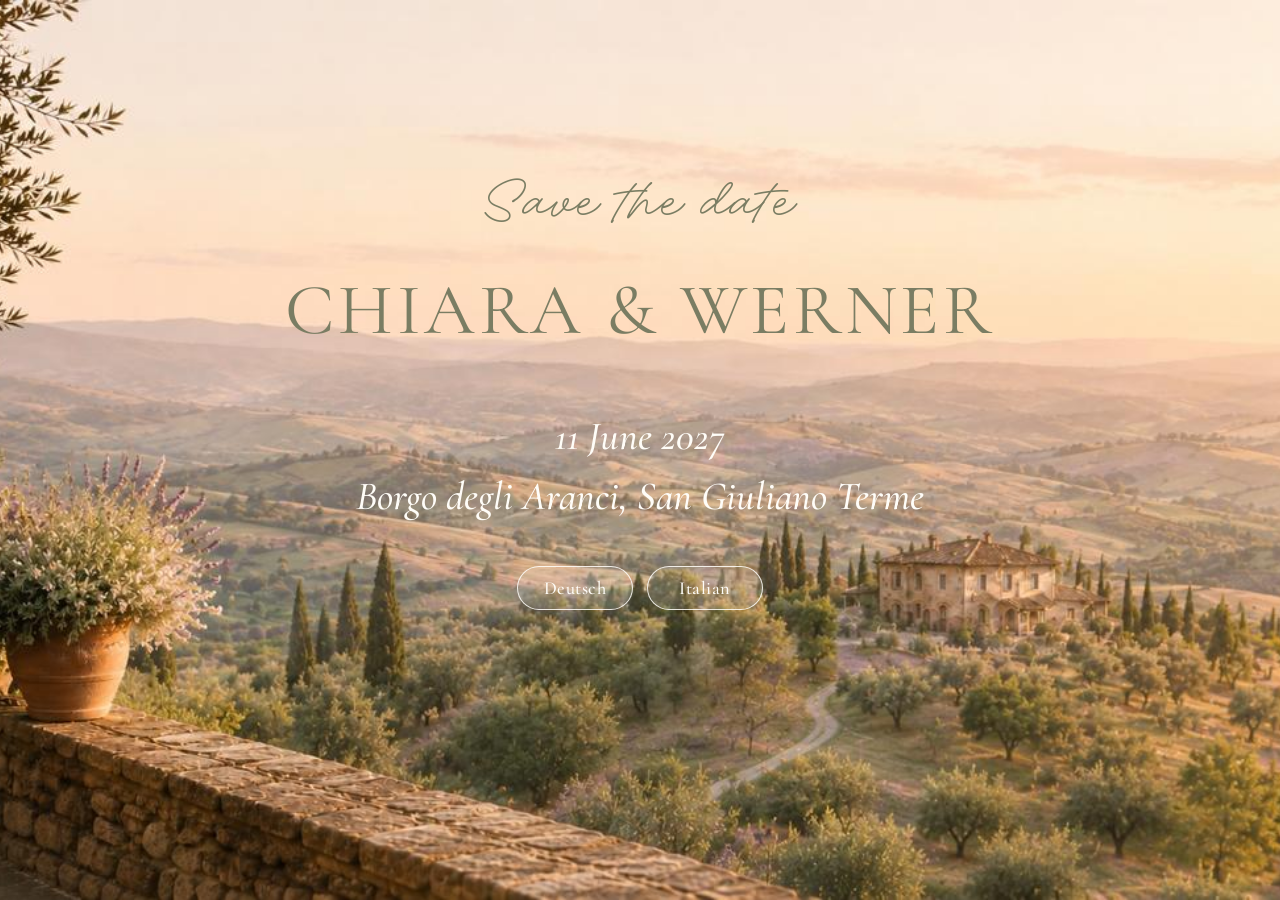
<file: index.html>
<!doctype html>
<html lang="en">
  <head>
    <meta charset="utf-8">
    <meta name="viewport" content="width=device-width, initial-scale=1">
    <meta name="description" content="Save the date for the wedding of Chiara and Werner on 11 June 2027 in Tuscany.">
    <title>Chiara &amp; Werner &mdash; Save the date</title>

    <link rel="preconnect" href="https://fonts.googleapis.com">
    <link rel="preconnect" href="https://fonts.gstatic.com" crossorigin>
    <link href="https://fonts.googleapis.com/css2?family=Cormorant+Garamond:ital,wght@0,300..700;1,300..700&amp;display=swap" rel="stylesheet">
    <link rel="preload" href="assets/fonts/AdventuresUnlimited-ScriptRg.woff2" as="font" type="font/woff2" crossorigin>
    <link rel="stylesheet" href="assets/css/styles.css">
    <script src="assets/js/date-localization.js" defer></script>
  </head>
  <body class="landing-page">
    <main class="hero">
      <section class="event-card" aria-labelledby="couple-names">
        <p class="save-the-date">Save the date</p>
        <h1 class="names" id="couple-names">Chiara <span aria-hidden="true">&amp;</span><span class="visually-hidden">and</span> Werner</h1>
        <div class="separator" aria-hidden="true"></div>
        <p class="date"><time id="wedding-date" datetime="2027-06-11">11 June 2027</time></p>
        <address class="location">Borgo degli Aranci, San Giuliano Terme</address>

        <nav class="language-selection" aria-label="Choose a language">
          <a class="language-link" href="de/index.html" lang="de" hreflang="de">Deutsch</a>
          <a class="language-link" href="it/index.html" lang="it" hreflang="it">Italian</a>
        </nav>
      </section>
    </main>
  </body>
</html>
</file>
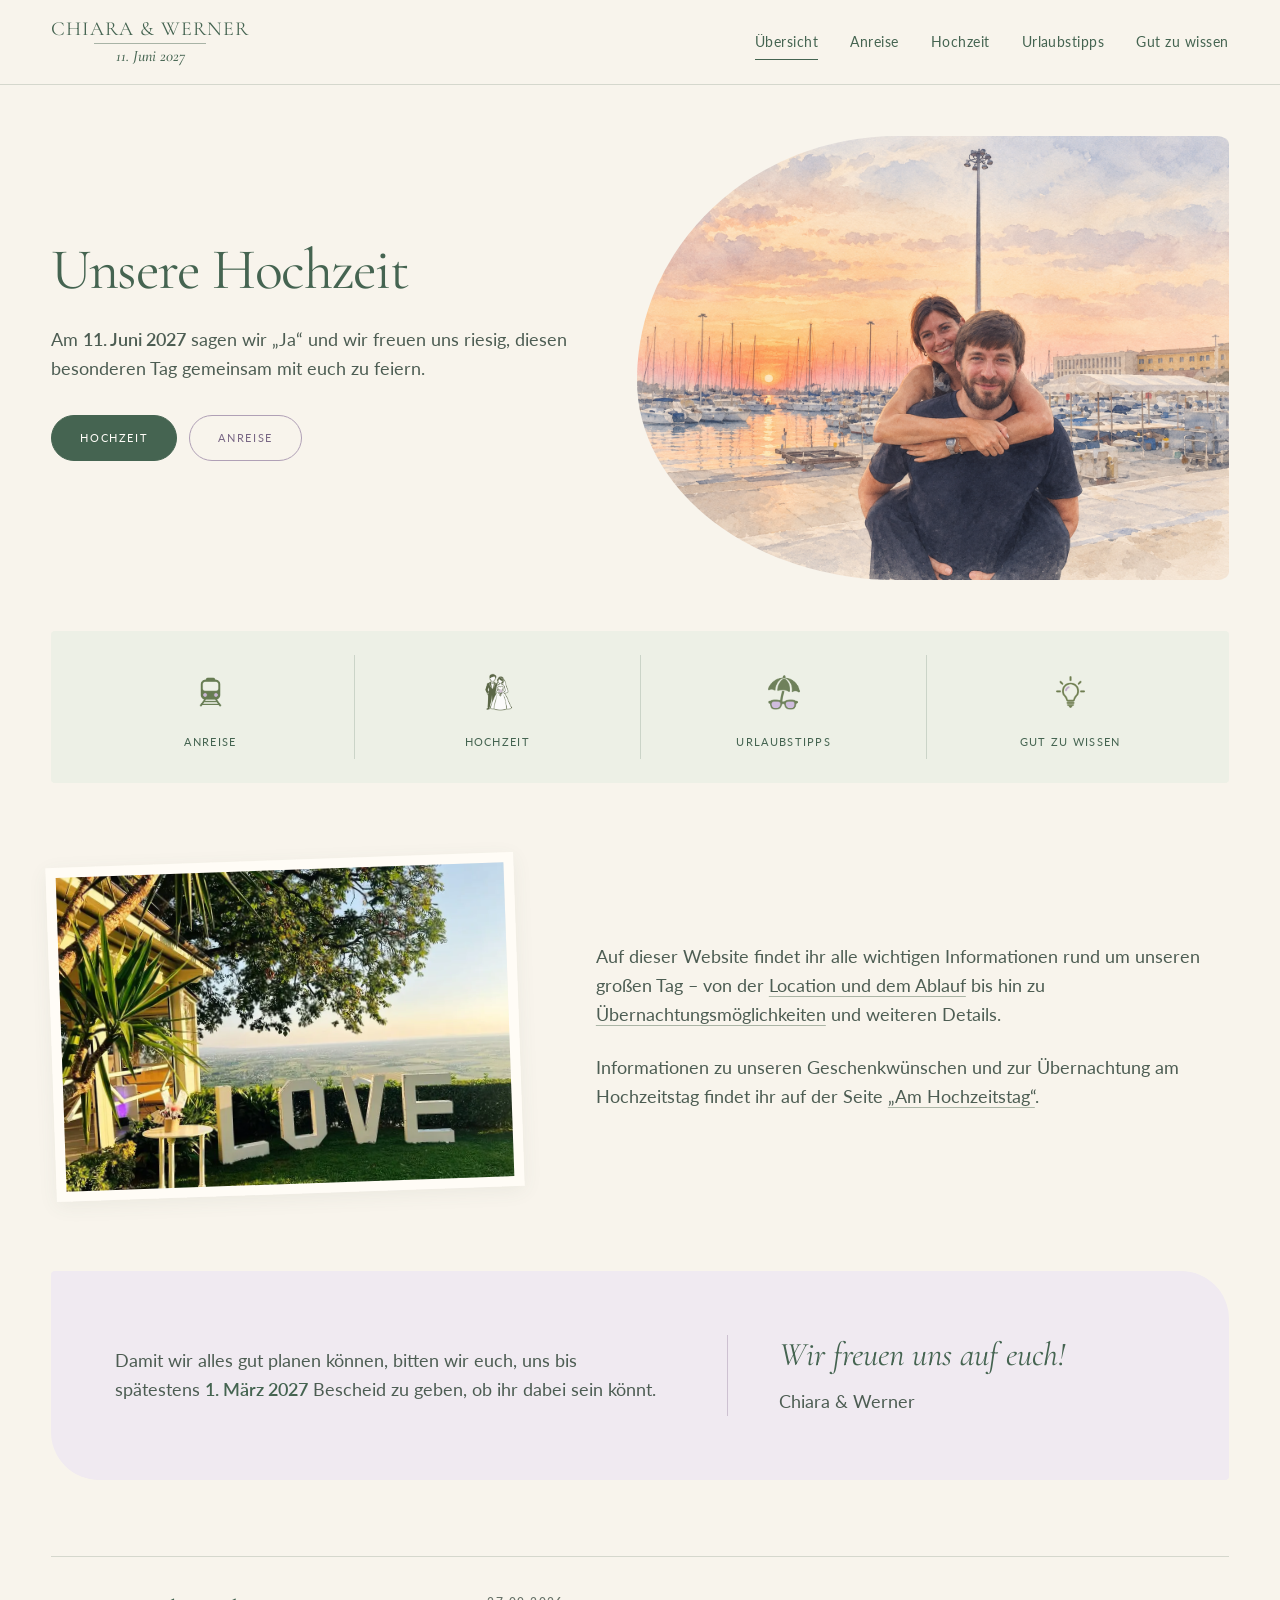
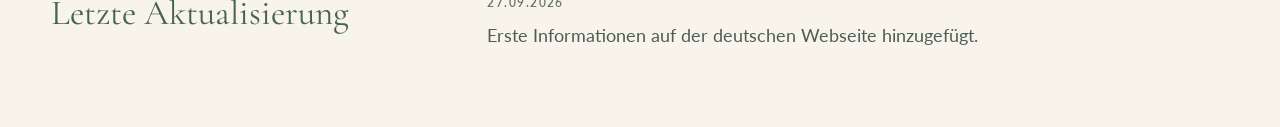
<file: de/index.html>
<!doctype html>
<html lang="de" class="information-document">

<head>
  <meta charset="utf-8">
  <meta name="viewport" content="width=device-width, initial-scale=1">
  <meta name="description" content="Informationen zur Hochzeit von Chiara und Werner am 11. Juni 2027 in der Toskana.">
  <title>Übersicht | Chiara &amp; Werner</title>

  <link rel="preconnect" href="https://fonts.googleapis.com">
  <link rel="preconnect" href="https://fonts.gstatic.com" crossorigin>
  <link
  href="https://fonts.googleapis.com/css2?family=Cormorant+Garamond:ital,wght@0,300..700;1,300..700&amp;family=Lato:wght@400;600&amp;display=swap"
  rel="stylesheet">
  <link rel="stylesheet" href="../assets/css/styles.css">
  <link rel="stylesheet" href="../assets/css/information.css">
  <script src="../assets/js/includes.js" defer></script>
</head>

<body class="information-page">
  <a class="skip-link" href="#main-content">Zum Inhalt springen</a>

  <header class="site-header" data-include="includes/header.html">
    <div class="site-header__inner">
      <div class="mobile-event-details">
        <p class="event-names">Chiara &amp; Werner</p>
        <span class="event-separator" aria-hidden="true"></span>
        <p class="event-date"><time datetime="2027-06-11">11. Juni 2027</time></p>
      </div>
      <nav class="site-nav" aria-label="Hochzeitsinformationen">
        <ul>
          <li><a href="index.html" aria-current="page">Übersicht</a></li>
          <li><a href="anreise.html">Anreise</a></li>
          <li><a href="hochzeit.html">Hochzeit</a></li>
          <li><a href="urlaub.html">Urlaubstipps</a></li>
          <li><a href="wissen.html">Gut zu wissen</a></li>
        </ul>
      </nav>
      <details class="nav-disclosure">
        <summary class="nav-menu-toggle">
          <span class="nav-menu-icon" aria-hidden="true"></span>
          <span class="visually-hidden">Menü</span>
        </summary>
        <nav class="nav-menu__panel" aria-label="Alle Hochzeitsinformationen">
          <ul>
            <li><a href="index.html" aria-current="page">Übersicht</a></li>
            <li><a href="anreise.html">Anreise</a></li>
            <li><a href="hochzeit.html">Hochzeit</a></li>
            <li><a href="urlaub.html">Urlaubstipps</a></li>
            <li><a href="wissen.html">Gut zu wissen</a></li>
          </ul>
        </nav>
      </details>
    </div>
  </header>

  <main id="main-content">
    <header class="page-heading">
      <div class="page-heading__copy">
        <h1 class="page-title">Unsere Hochzeit</h1>
        <p>Am <strong>11. Juni 2027</strong> sagen wir „Ja“ und wir freuen uns riesig, diesen besonderen Tag gemeinsam mit euch zu feiern.</p>
        <div class="hero-actions">
          <a class="button" href="hochzeit.html">Hochzeit</a>
          <a class="button button--secondary" href="anreise.html">Anreise</a>
        </div>
      </div>
      <div class="page-heading__visual">
        <img src="../assets/images/cuw3.png" alt="" width="1717" height="916" fetchpriority="high">
      </div>
    </header>

    <nav class="section-nav section-nav--four" style="--nav-columns: 4" aria-label="Hochzeit und Aufenthalt">
      <ul>
        <li><a href="anreise.html"><img src="../assets/images/train_icon.png" alt="" aria-hidden="true" class="info-icon" width="44" height="44" decoding="async"><span>Anreise</span></a></li>
        <li><a href="hochzeit.html"><img src="../assets/images/couple_icon.png" alt="" aria-hidden="true" class="info-icon" width="44" height="44" decoding="async"><span>Hochzeit</span></a></li>
        <li><a href="urlaub.html"><img src="../assets/images/vacation_icon.png" alt="" aria-hidden="true" class="info-icon" width="44" height="44" decoding="async"></imgsrc> <span>Urlaubstipps</span></a></li>
        <li><a href="wissen.html"><img src="../assets/images/builb_icon.png" alt="" aria-hidden="true" class="info-icon" width="44" height="44" decoding="async"><span>Gut zu wissen</span></a></li>
      </ul>
    </nav>
    <div class="content-shell">
      <div class="welcome-section">
        <div class="welcome-section__photo">
          <img src="../assets/images/borgo-love.webp" alt="" width="1717" height="916" loading="lazy" decoding="async">
        </div>
        <div class="welcome-section__copy">
          <p>Auf dieser Website findet ihr alle wichtigen Informationen rund um unseren großen Tag – von der
            <a class="text-link" href="hochzeit.html#timeline-heading">Location und dem Ablauf</a> bis hin zu <a class="text-link" href="hochzeit.html#uebernachtung-heading">Übernachtungsmöglichkeiten</a> und weiteren Details.</p>
          <p>Informationen zu unseren Geschenkwünschen und zur Übernachtung am Hochzeitstag findet ihr auf der Seite <a class="text-link" href="hochzeit.html">„Am Hochzeitstag“</a>.</p>
        </div>
      </div>
      <aside class="rsvp-banner" aria-label="Rückmeldung zur Hochzeit">
        <div class="rsvp-banner__deadline">
          <p>Damit wir alles gut planen können, bitten wir euch, uns bis spätestens <strong>1. März 2027</strong> Bescheid zu geben, ob ihr dabei sein könnt.</p>
        </div>
        <div class="rsvp-banner__closing">
          <p>Wir freuen uns auf euch!</p>
          <p><strong>Chiara & Werner</strong></p>
        </div>
      </aside>
      <section class="content-section editorial-section update-section">
        <div class="section-heading">
          <h2 id="letzte-aktualisierung">Letzte Aktualisierung</h2>
        </div>
        <div class="section-body">
          <ul class="content-list">
            <li><strong>27.09.2026</strong> Erste Informationen auf der deutschen Webseite hinzugefügt.</li>
          </ul>
        </div>
      </section>
    </div>
  </main>

</body>

</html>
</file>
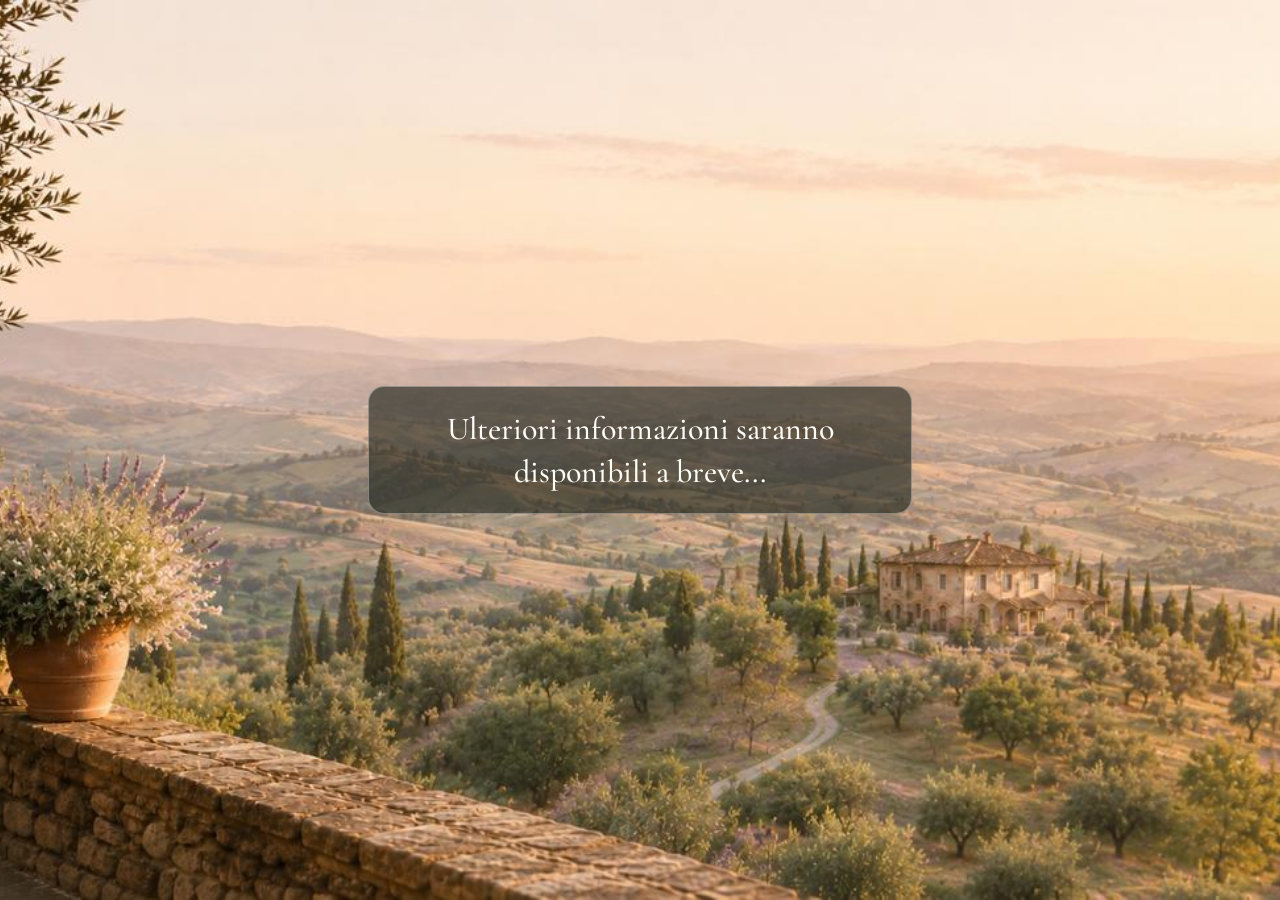
<file: it/index.html>
<!doctype html>
<html lang="it">
  <head>
    <meta charset="utf-8">
    <meta name="viewport" content="width=device-width, initial-scale=1">
    <meta name="description" content="Informazioni sul matrimonio di Chiara e Werner, l'11 giugno 2027 in Toscana.">
    <title>Chiara &amp; Werner &mdash; Matrimonio</title>

    <link rel="preconnect" href="https://fonts.googleapis.com">
    <link rel="preconnect" href="https://fonts.gstatic.com" crossorigin>
    <link href="https://fonts.googleapis.com/css2?family=Cormorant+Garamond:ital,wght@0,300..700;1,300..700&amp;display=swap" rel="stylesheet">
    <link rel="stylesheet" href="../assets/css/styles.css">
  </head>
  <body class="placeholder-page">
    <main class="hero">
      <h1 class="coming-soon">Ulteriori informazioni saranno disponibili a breve...</h1>
    </main>
  </body>
</html>
</file>
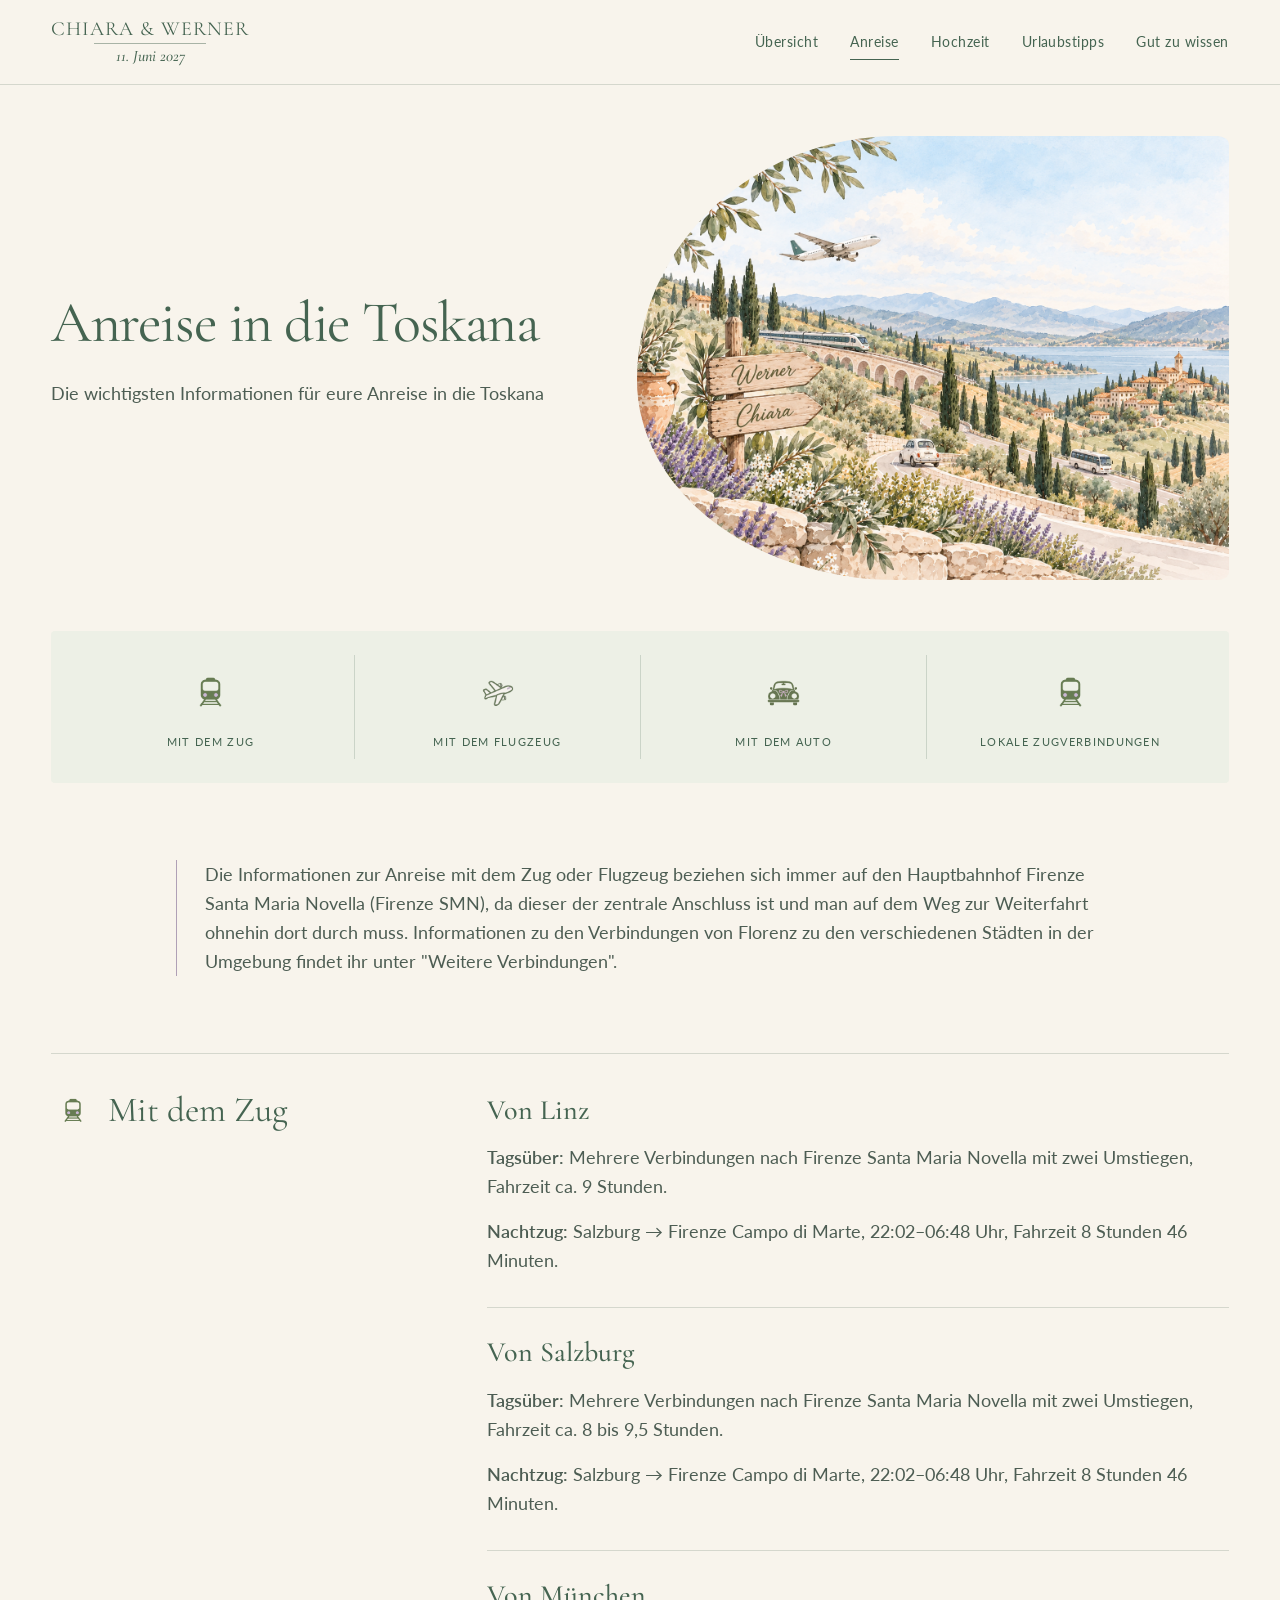
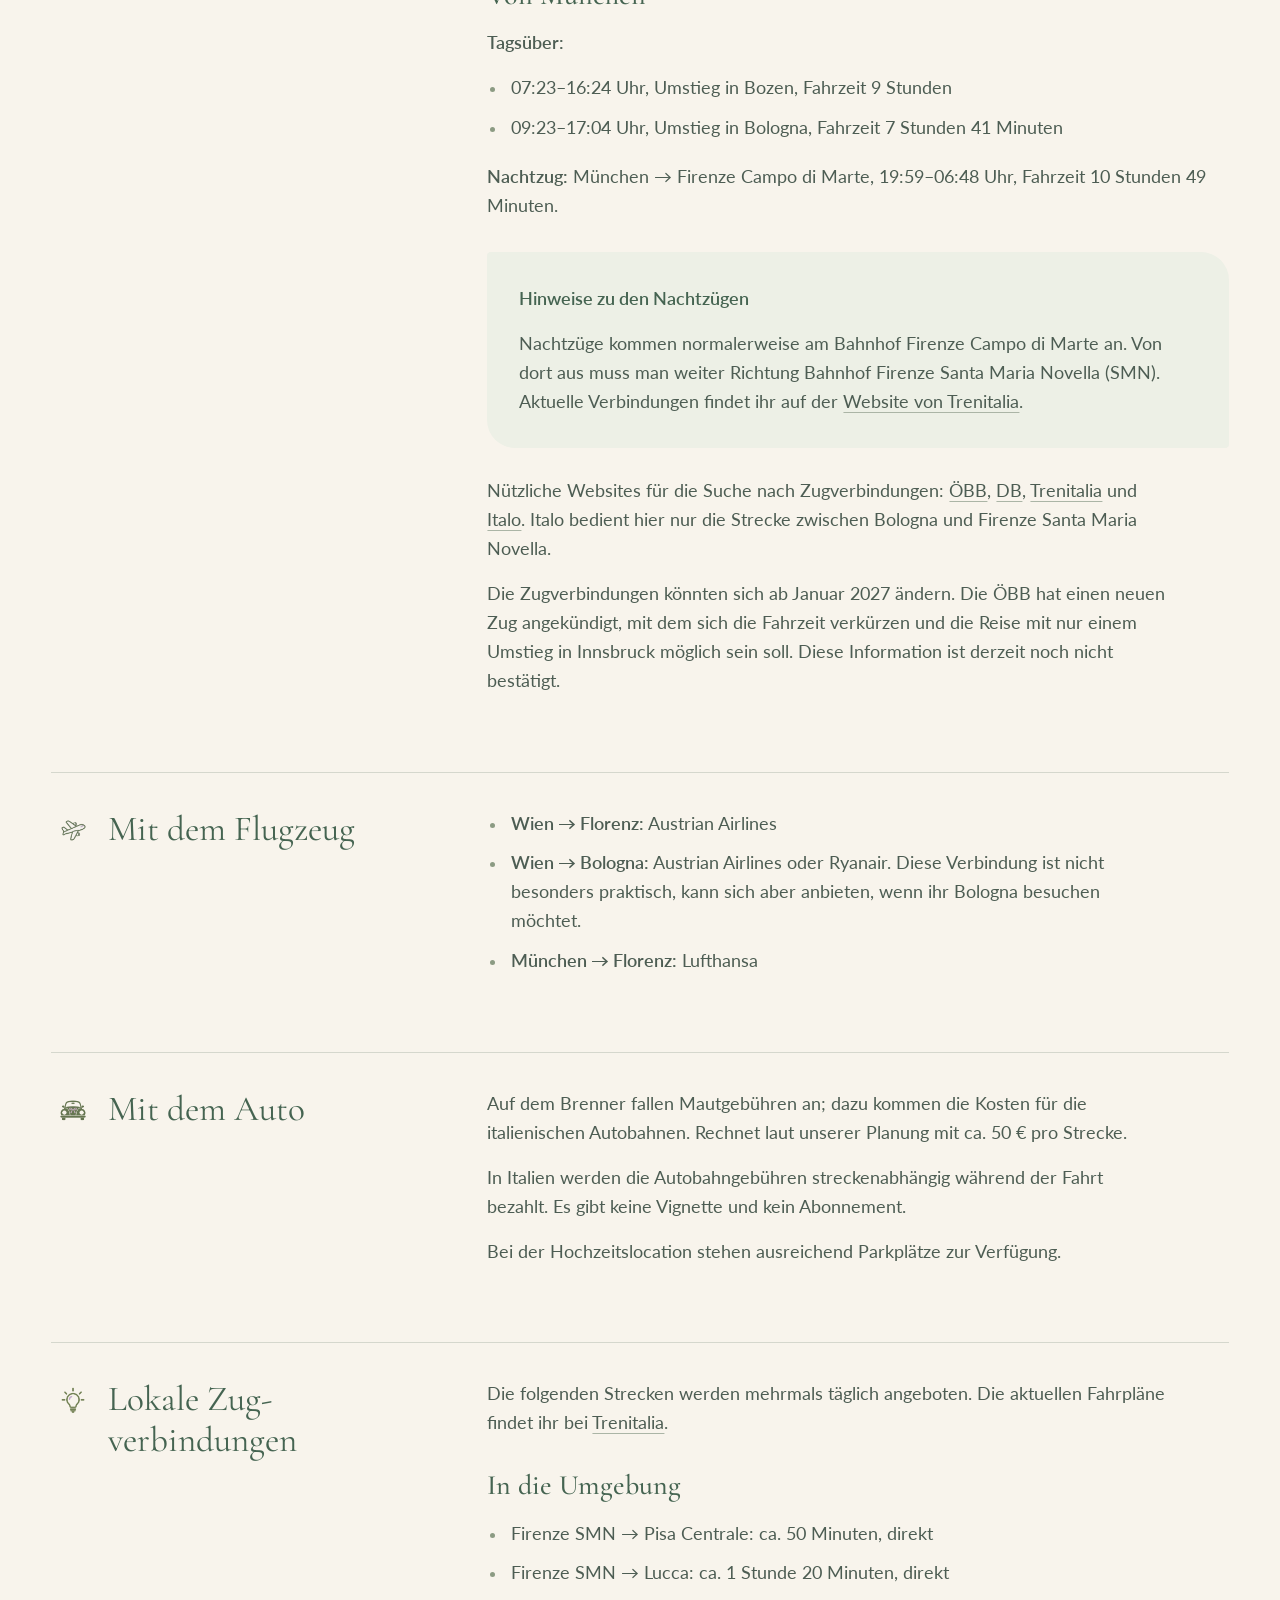
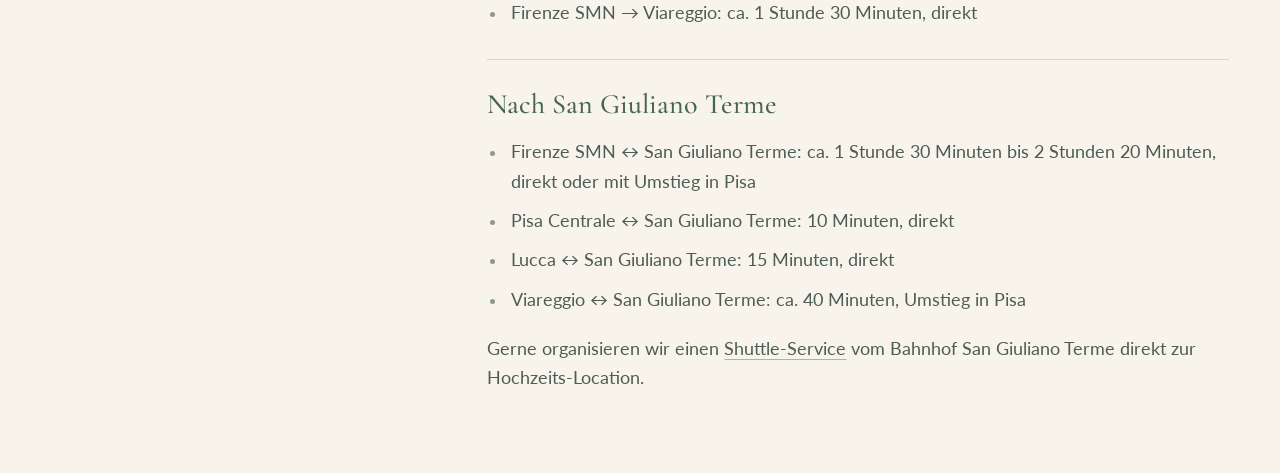
<file: de/anreise.html>
<!doctype html>
<html lang="de" class="information-document">
<head>
  <meta charset="utf-8">
  <meta name="viewport" content="width=device-width, initial-scale=1">
  <meta name="description" content="Informationen zur Anreise zur Hochzeit von Chiara und Werner in San Giuliano Terme.">
  <title>Anreise | Chiara &amp; Werner</title>

  <link rel="preconnect" href="https://fonts.googleapis.com">
  <link rel="preconnect" href="https://fonts.gstatic.com" crossorigin>
  <link href="https://fonts.googleapis.com/css2?family=Cormorant+Garamond:ital,wght@0,300..700;1,300..700&amp;family=Lato:wght@400;600&amp;display=swap" rel="stylesheet">
  <link rel="stylesheet" href="../assets/css/styles.css">
  <link rel="stylesheet" href="../assets/css/information.css">
  <script src="../assets/js/includes.js" defer></script>
</head>
<body class="information-page">
  <a class="skip-link" href="#main-content">Zum Inhalt springen</a>

  <header class="site-header" data-include="includes/header.html">
    <div class="site-header__inner">
      <div class="mobile-event-details">
        <p class="event-names">Chiara &amp; Werner</p>
        <span class="event-separator" aria-hidden="true"></span>
        <p class="event-date"><time datetime="2027-06-11">11. Juni 2027</time></p>
      </div>
      <nav class="site-nav" aria-label="Hochzeitsinformationen">
        <ul>
          <li><a href="index.html">Übersicht</a></li>
          <li><a href="anreise.html" aria-current="page">Anreise</a></li>
          <li><a href="hochzeit.html">Hochzeit</a></li>
          <li><a href="urlaub.html">Urlaubstipps</a></li>
          <li><a href="wissen.html">Gut zu wissen</a></li>
        </ul>
      </nav>
      <details class="nav-disclosure">
        <summary class="nav-menu-toggle">
          <span class="nav-menu-icon" aria-hidden="true"></span>
          <span class="visually-hidden">Menü</span>
        </summary>
        <nav class="nav-menu__panel" aria-label="Alle Hochzeitsinformationen">
          <ul>
            <li><a href="index.html">Übersicht</a></li>
            <li><a href="anreise.html" aria-current="page">Anreise</a></li>
            <li><a href="hochzeit.html">Hochzeit</a></li>
            <li><a href="urlaub.html">Urlaubstipps</a></li>
            <li><a href="wissen.html">Gut zu wissen</a></li>
          </ul>
        </nav>
      </details>
    </div>
  </header>

  <main id="main-content">
    <header class="page-heading">
      <div class="page-heading__copy">
        <h1 class="page-title">Anreise in die Toskana</h1>
        <p>Die wichtigsten Informationen für eure Anreise in die Toskana </p>

      </div>
      <div class="page-heading__visual">
        <img src="../assets/images/anreise.png" alt="" width="1717" height="916" fetchpriority="high">
      </div>
    </header>

    <nav class="section-nav section-nav--four" style="--nav-columns: 4" aria-label="Auf dieser Seite">
      <ul>
        <li><a href="#zug-heading"><img src="../assets/images/train_icon.png" alt="" aria-hidden="true" class="info-icon" width="44" height="44" decoding="async"><span>Mit dem Zug</span></a></li>
        <li><a href="#flugzeug-heading"><img src="../assets/images/airplane_icon.png" alt="" aria-hidden="true" class="info-icon" width="44" height="44" decoding="async"><span>Mit dem Flugzeug</span></a></li>
        <li><a href="#auto-heading"><img src="../assets/images/car_icon.png" alt="" aria-hidden="true" class="info-icon" width="44" height="44" decoding="async"><span>Mit dem Auto</span></a></li>
        <li><a href="#verbindungen-heading"><img src="../assets/images/train_icon.png" alt="" aria-hidden="true" class="info-icon" width="44" height="44" decoding="async"><span>Lokale Zugverbindungen</span></a></li>
      </ul>
    </nav>

    <div class="content-shell">

      <div class="intro-note">
        <p>Die Informationen zur Anreise mit dem Zug oder Flugzeug beziehen sich immer auf den Hauptbahnhof Firenze Santa Maria Novella (Firenze SMN), da dieser der zentrale Anschluss ist und man auf dem Weg zur Weiterfahrt ohnehin dort durch muss.
          Informationen zu den Verbindungen von Florenz zu den verschiedenen Städten in der Umgebung findet ihr unter "Weitere Verbindungen".</p>
      </div>
      <section class="content-section editorial-section" aria-labelledby="zug-heading">
        <div class="section-heading">
          <img src="../assets/images/train_icon.png" alt="" aria-hidden="true" class="info-icon" width="44" height="44" decoding="async">
          <h2 id="zug-heading">Mit dem Zug</h2>
        </div>
        <div class="section-body">
          <article class="info-card">
            <h3>Von Linz</h3>
            <p><strong>Tagsüber:</strong> Mehrere Verbindungen nach Firenze Santa Maria Novella mit zwei Umstiegen, Fahrzeit ca. 9 Stunden.</p>
            <p><strong>Nachtzug:</strong> Salzburg → Firenze Campo di Marte, 22:02–06:48 Uhr, Fahrzeit 8 Stunden 46 Minuten.</p>
          </article>

          <article class="info-card">
            <h3>Von Salzburg</h3>
            <p><strong>Tagsüber:</strong> Mehrere Verbindungen nach Firenze Santa Maria Novella mit zwei Umstiegen, Fahrzeit ca. 8 bis 9,5 Stunden.</p>
            <p><strong>Nachtzug:</strong> Salzburg → Firenze Campo di Marte, 22:02–06:48 Uhr, Fahrzeit 8 Stunden 46 Minuten.</p>
          </article>

          <article class="info-card">
            <h3>Von München</h3>
            <p><strong>Tagsüber:</strong></p>
            <ul class="content-list">
              <li>07:23–16:24 Uhr, Umstieg in Bozen, Fahrzeit 9 Stunden</li>
              <li>09:23–17:04 Uhr, Umstieg in Bologna, Fahrzeit 7 Stunden 41 Minuten</li>
            </ul>
            <p><strong>Nachtzug:</strong> München → Firenze Campo di Marte, 19:59–06:48 Uhr, Fahrzeit 10 Stunden 49 Minuten.</p>
          </article>

          <div class="callout">
            <p class="callout__title">Hinweise zu den Nachtzügen</p>
            <p> Nachtzüge kommen normalerweise am Bahnhof Firenze Campo di Marte an. Von dort aus muss man weiter Richtung Bahnhof Firenze Santa Maria Novella (SMN).
              Aktuelle Verbindungen findet ihr auf der <a class="text-link" href="https://www.trenitalia.com/">Website von Trenitalia</a>.</p>
          </div>

          <p>Nützliche Websites für die Suche nach Zugverbindungen: <a class="text-link" href="https://fahrplan.oebb.at/webapp/">ÖBB</a>, <a class="text-link" href="https://www.bahn.de/">DB</a>, <a class="text-link" href="https://www.trenitalia.com/">Trenitalia</a> und <a class="text-link" href="https://www.italotreno.com/">Italo</a>. Italo bedient hier nur die Strecke zwischen Bologna und Firenze Santa Maria Novella.
          </p>
          <p>Die Zugverbindungen könnten sich ab Januar 2027 ändern. Die ÖBB hat einen neuen Zug angekündigt, mit dem sich die Fahrzeit verkürzen und die Reise mit nur einem Umstieg in Innsbruck möglich sein soll. Diese Information ist derzeit noch nicht bestätigt.
          </p>
        </div>
      </section>

      <section class="content-section editorial-section" aria-labelledby="flugzeug-heading">
        <div class="section-heading">
          <img src="../assets/images/airplane_icon.png" alt="" aria-hidden="true" class="info-icon" width="44" height="44" decoding="async">
          <h2 id="flugzeug-heading">Mit dem Flugzeug</h2>
        </div>
        <div class="section-body">
          <ul class="content-list">
            <li><span class="route">Wien → Florenz:</span> Austrian Airlines</li>
            <li><span class="route">Wien → Bologna:</span> Austrian Airlines oder Ryanair. Diese Verbindung ist nicht besonders praktisch, kann sich aber anbieten, wenn ihr Bologna besuchen möchtet.</li>
            <li><span class="route">München → Florenz:</span> Lufthansa</li>
          </ul>
        </div>
      </section>

      <section class="content-section editorial-section" aria-labelledby="auto-heading">
        <div class="section-heading">
          <img src="../assets/images/car_icon.png" alt="" aria-hidden="true" class="info-icon" width="44" height="44" decoding="async">
          <h2 id="auto-heading">Mit dem Auto</h2>
        </div>
        <div class="section-body">
          <p>Auf dem Brenner fallen Mautgebühren an; dazu kommen die Kosten für die italienischen Autobahnen. Rechnet laut unserer Planung mit ca. 50&nbsp;€ pro Strecke.</p>
          <p>In Italien werden die Autobahngebühren streckenabhängig während der Fahrt bezahlt. Es gibt keine Vignette und kein Abonnement.</p>
          <p>Bei der Hochzeitslocation stehen ausreichend Parkplätze zur Verfügung.</p>
        </div>
      </section>

      <section class="content-section editorial-section" aria-labelledby="verbindungen-heading">
        <div class="section-heading">
          <img src="../assets/images/builb_icon.png" alt="" aria-hidden="true" class="info-icon" width="44" height="44" decoding="async">
          <h2 id="verbindungen-heading">Lokale Zug&shy;verbindungen</h2>
        </div>
        <div class="section-body">
          <p>Die folgenden Strecken werden mehrmals täglich angeboten. Die aktuellen Fahrpläne findet ihr bei <a class="text-link" href="https://www.trenitalia.com/">Trenitalia</a>.</p>

          <article class="info-card">
            <h3>In die Umgebung</h3>
            <ul class="content-list">
              <li>Firenze SMN → Pisa Centrale: ca. 50 Minuten, direkt</li>
              <li>Firenze SMN → Lucca: ca. 1 Stunde 20 Minuten, direkt</li>
              <li>Firenze SMN → Viareggio: ca. 1 Stunde 30 Minuten, direkt</li>
            </ul>
          </article>

          <article class="info-card">
            <h3>Nach San Giuliano Terme</h3>
            <ul class="content-list">
              <li>Firenze SMN ↔ San Giuliano Terme: ca. 1 Stunde 30 Minuten bis 2 Stunden 20 Minuten, direkt oder mit Umstieg in Pisa</li>
              <li>Pisa Centrale ↔ San Giuliano Terme: 10 Minuten, direkt</li>
              <li>Lucca ↔ San Giuliano Terme: 15 Minuten, direkt</li>
              <li>Viareggio ↔ San Giuliano Terme: ca. 40 Minuten, Umstieg in Pisa</li>
            </ul>
            <p>Gerne organisieren wir einen <a class="text-link" href="hochzeit.html#shuttle-heading">Shuttle-Service</a> vom Bahnhof San Giuliano Terme direkt zur Hochzeits-Location.</p>
          </article>
        </div>
      </section>
    </div>
  </main>

</body>
</html>
</file>
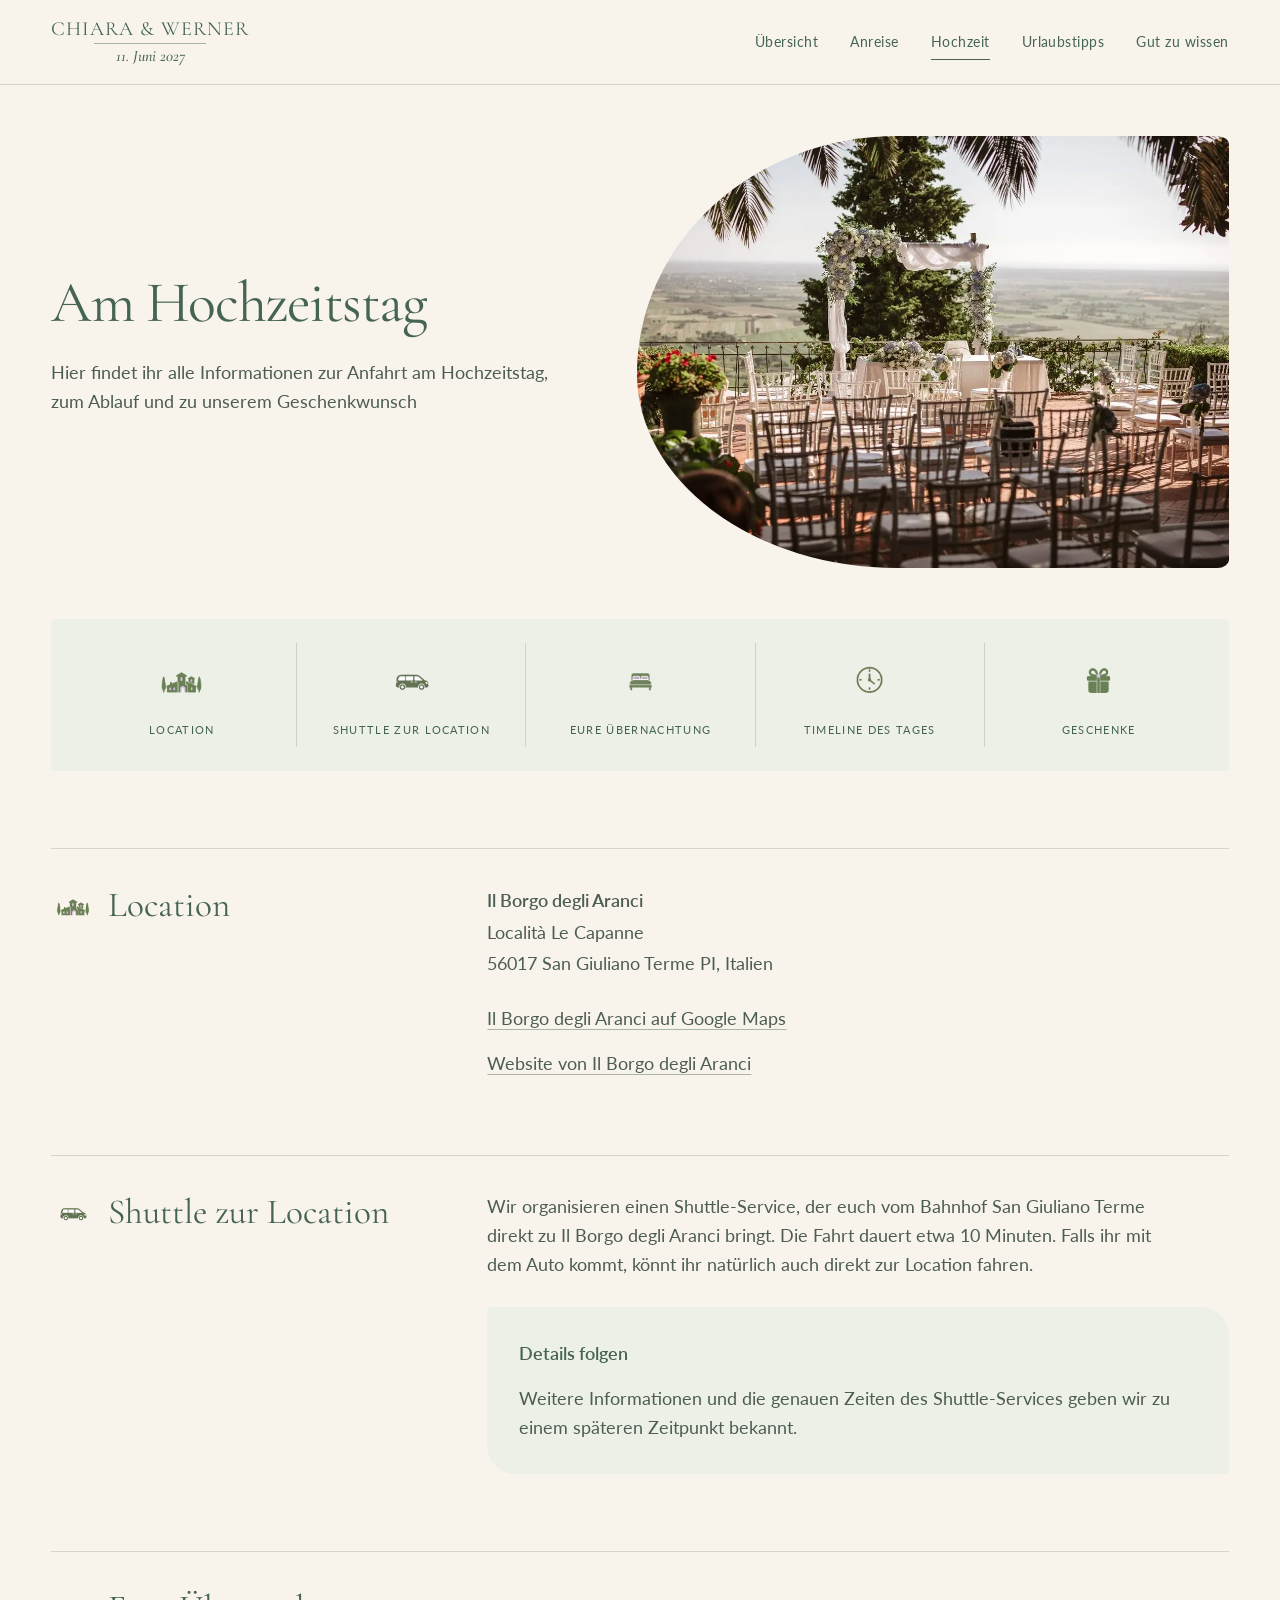
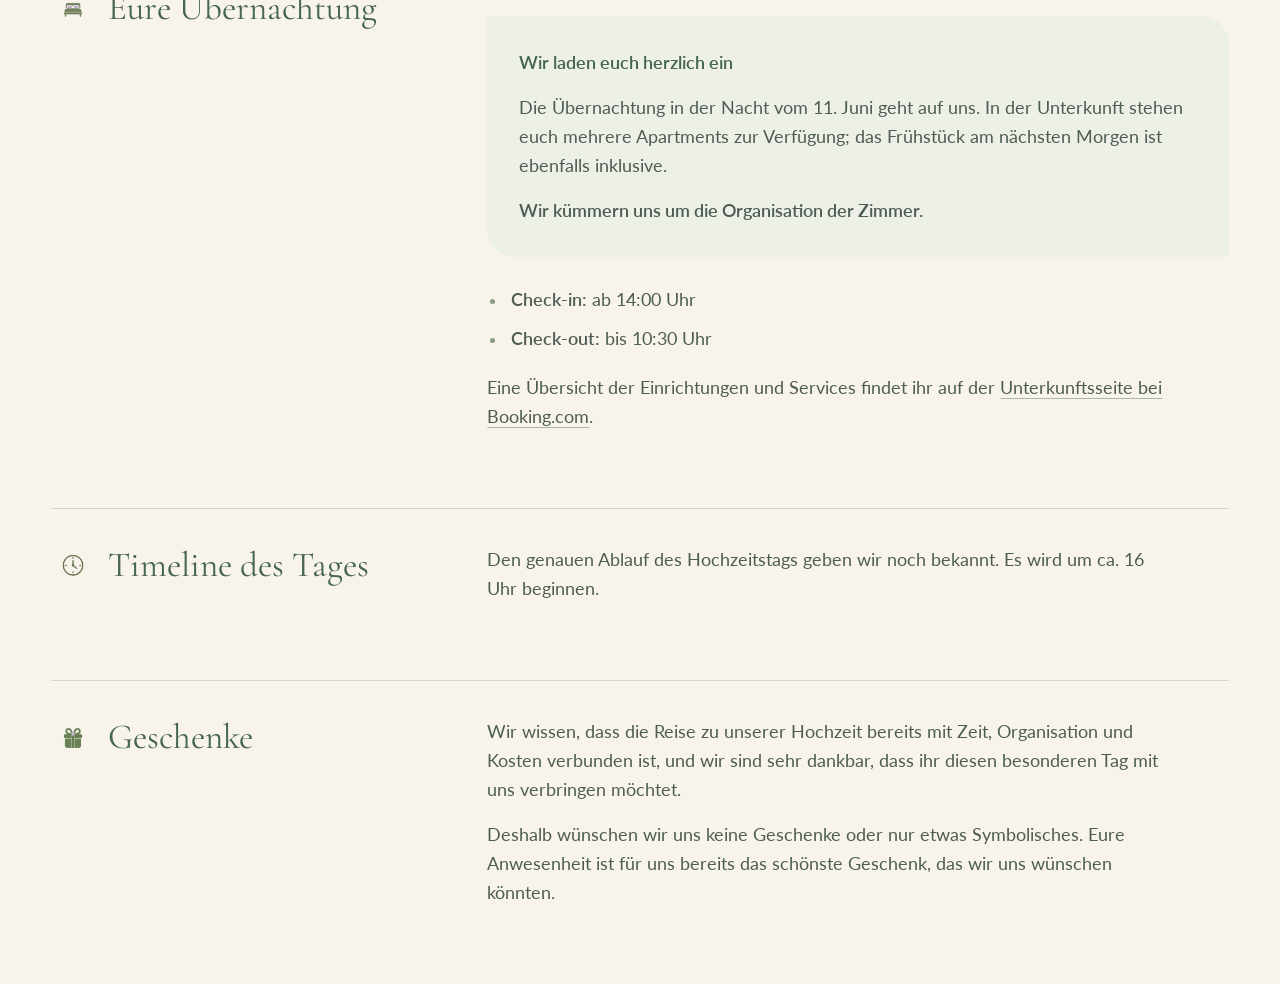
<file: de/hochzeit.html>
<!doctype html>
<html lang="de" class="information-document">
<head>
  <meta charset="utf-8">
  <meta name="viewport" content="width=device-width, initial-scale=1">
  <meta name="description" content="Informationen zum Shuttle, zum Ablauf und zum Geschenkwunsch für die Hochzeit von Chiara und Werner.">
  <title>Hochzeit | Chiara &amp; Werner</title>

  <link rel="preconnect" href="https://fonts.googleapis.com">
  <link rel="preconnect" href="https://fonts.gstatic.com" crossorigin>
  <link href="https://fonts.googleapis.com/css2?family=Cormorant+Garamond:ital,wght@0,300..700;1,300..700&amp;family=Lato:wght@400;600&amp;display=swap" rel="stylesheet">
  <link rel="stylesheet" href="../assets/css/styles.css">
  <link rel="stylesheet" href="../assets/css/information.css">
  <script src="../assets/js/includes.js" defer></script>
</head>
<body class="information-page">
  <a class="skip-link" href="#main-content">Zum Inhalt springen</a>

  <header class="site-header" data-include="includes/header.html">
    <div class="site-header__inner">
      <div class="mobile-event-details">
        <p class="event-names">Chiara &amp; Werner</p>
        <span class="event-separator" aria-hidden="true"></span>
        <p class="event-date"><time datetime="2027-06-11">11. Juni 2027</time></p>
      </div>
      <nav class="site-nav" aria-label="Hochzeitsinformationen">
        <ul>
          <li><a href="index.html">Übersicht</a></li>
          <li><a href="anreise.html">Anreise</a></li>
          <li><a href="hochzeit.html" aria-current="page">Hochzeit</a></li>
          <li><a href="urlaub.html">Urlaubstipps</a></li>
          <li><a href="wissen.html">Gut zu wissen</a></li>
        </ul>
      </nav>
      <details class="nav-disclosure">
        <summary class="nav-menu-toggle">
          <span class="nav-menu-icon" aria-hidden="true"></span>
          <span class="visually-hidden">Menü</span>
        </summary>
        <nav class="nav-menu__panel" aria-label="Alle Hochzeitsinformationen">
          <ul>
            <li><a href="index.html">Übersicht</a></li>
            <li><a href="anreise.html">Anreise</a></li>
            <li><a href="hochzeit.html" aria-current="page">Hochzeit</a></li>
            <li><a href="urlaub.html">Urlaubstipps</a></li>
            <li><a href="wissen.html">Gut zu wissen</a></li>
          </ul>
        </nav>
      </details>
    </div>
  </header>

  <main id="main-content">
    <header class="page-heading">
      <div class="page-heading__copy">
        <h1 class="page-title">Am Hochzeitstag</h1>
        <p>Hier findet ihr alle Informationen zur Anfahrt am Hochzeitstag, zum Ablauf und zu unserem Geschenkwunsch</p>

      </div>
      <div class="page-heading__visual">
        <img src="../assets/images/borgo-view.webp" alt="" width="1717" height="916" fetchpriority="high">
      </div>
    </header>

    <nav class="section-nav" style="--nav-columns: 5" aria-label="Auf dieser Seite">
      <ul>
        <li><a href="#location-heading"><img src="../assets/images/borgo_icon.png" alt="" aria-hidden="true" class="info-icon" width="44" height="44" decoding="async"><span>Location</span></a></li>
        <li><a href="#shuttle-heading"><img src="../assets/images/van_icon.png" alt="" aria-hidden="true" class="info-icon" width="44" height="44" decoding="async"><span>Shuttle zur Location</span></a></li>
        <li><a href="#uebernachtung-heading"><img src="../assets/images/bed_icon.png" alt="" aria-hidden="true" class="info-icon" width="44" height="44" decoding="async"><span>Eure Übernachtung</span></a></li>
        <li><a href="#timeline-heading"><img src="../assets/images/clock_icon.png" alt="" aria-hidden="true" class="info-icon" width="44" height="44" decoding="async"><span>Timeline des Tages</span></a></li>
        <li><a href="#gift-heading"><img src="../assets/images/present_icon.png" alt="" aria-hidden="true" class="info-icon" width="44" height="44" decoding="async"><span>Geschenke</span></a></li>
      </ul>
    </nav>

    <div class="content-shell">


      <section class="content-section editorial-section" aria-labelledby="location-heading">
        <div class="section-heading">
          <img src="../assets/images/borgo_icon.png" alt="" aria-hidden="true" class="info-icon" width="44" height="44" decoding="async">
          <h2 id="location-heading">Location</h2>
        </div>
        <div class="section-body">
          <address>
            <strong>Il Borgo degli Aranci</strong><br>
            Località Le Capanne<br>
            56017 San Giuliano Terme PI, Italien
          </address>
          <p><a class="text-link" href="https://www.google.com/maps/search/?api=1&amp;query=Il+Borgo+degli+Aranci%2C+Localit%C3%A0+Le+Capanne%2C+56017+San+Giuliano+Terme+PI%2C+Italien">Il Borgo degli Aranci auf Google Maps</a></p>
          <p><a class="text-link" href="https://www.borgodegliaranci.it/matrimoni/">Website von Il Borgo degli Aranci</a></p>
        </div>
      </section>

      <section class="content-section editorial-section" aria-labelledby="shuttle-heading">
        <div class="section-heading">
          <img src="../assets/images/van_icon.png" alt="" aria-hidden="true" class="info-icon" width="44" height="44" decoding="async">
          <h2 id="shuttle-heading">Shuttle zur Location</h2>
        </div>
        <div class="section-body">
          <p>Wir organisieren einen Shuttle-Service, der euch vom Bahnhof San Giuliano Terme direkt zu Il Borgo degli Aranci bringt. Die Fahrt dauert etwa 10 Minuten. Falls ihr mit dem Auto kommt, könnt ihr natürlich auch direkt zur Location fahren.</p>
          <div class="callout">
            <p class="callout__title">Details folgen</p>
            <p>Weitere Informationen und die genauen Zeiten des Shuttle-Services geben wir zu einem späteren Zeitpunkt bekannt.</p>
          </div>
        </div>
      </section>

      <section class="content-section editorial-section" aria-labelledby="uebernachtung-heading">
        <div class="section-heading">
          <img src="../assets/images/bed_icon.png" alt="" aria-hidden="true" class="info-icon" width="44" height="44" decoding="async">
          <h2 id="uebernachtung-heading">Eure Übernachtung</h2>
        </div>
        <div class="section-body">
          <div class="callout">
            <p class="callout__title">Wir laden euch herzlich ein</p>
            <p>Die Übernachtung in der Nacht vom 11. Juni geht auf uns. In der Unterkunft stehen euch mehrere Apartments zur Verfügung; das Frühstück am nächsten Morgen ist ebenfalls inklusive.</p>
            <p><strong>Wir kümmern uns um die Organisation der Zimmer.</strong></p>
          </div>

          <ul class="content-list">
            <li><strong>Check-in:</strong> ab 14:00 Uhr</li>
            <li><strong>Check-out:</strong> bis 10:30 Uhr</li>
          </ul>
          <p>Eine Übersicht der Einrichtungen und Services findet ihr auf der <a class="text-link" href="https://www.booking.com/hotel/it/borgo-degli-aranci-san-giuliano-terme.de.html">Unterkunftsseite bei Booking.com</a>.</p>
        </div>
      </section>

      <section class="content-section editorial-section" aria-labelledby="timeline-heading">
        <div class="section-heading">
          <img src="../assets/images/clock_icon.png" alt="" aria-hidden="true" class="info-icon" width="44" height="44" decoding="async">
          <h2 id="timeline-heading">Timeline des Tages</h2>
        </div>
        <div class="section-body">
          <p>Den genauen Ablauf des Hochzeitstags geben wir noch bekannt. Es wird um ca. 16 Uhr beginnen.</p>
        </div>
      </section>

      <section class="content-section editorial-section" aria-labelledby="gift-heading">
        <div class="section-heading">
          <img src="../assets/images/present_icon.png" alt="" aria-hidden="true" class="info-icon" width="44" height="44" decoding="async">
          <h2 id="gift-heading">Geschenke</h2>
        </div>
        <div class="section-body">
          <p>Wir wissen, dass die Reise zu unserer Hochzeit bereits mit Zeit, Organisation und Kosten verbunden ist, und wir sind sehr dankbar, dass ihr diesen besonderen Tag mit uns verbringen möchtet.</p>
          <p>Deshalb wünschen wir uns keine Geschenke oder nur etwas Symbolisches. Eure Anwesenheit ist für uns bereits das schönste Geschenk, das wir uns wünschen könnten.</p>
        </div>
      </section>
    </div>
  </main>

</body>
</html>
</file>
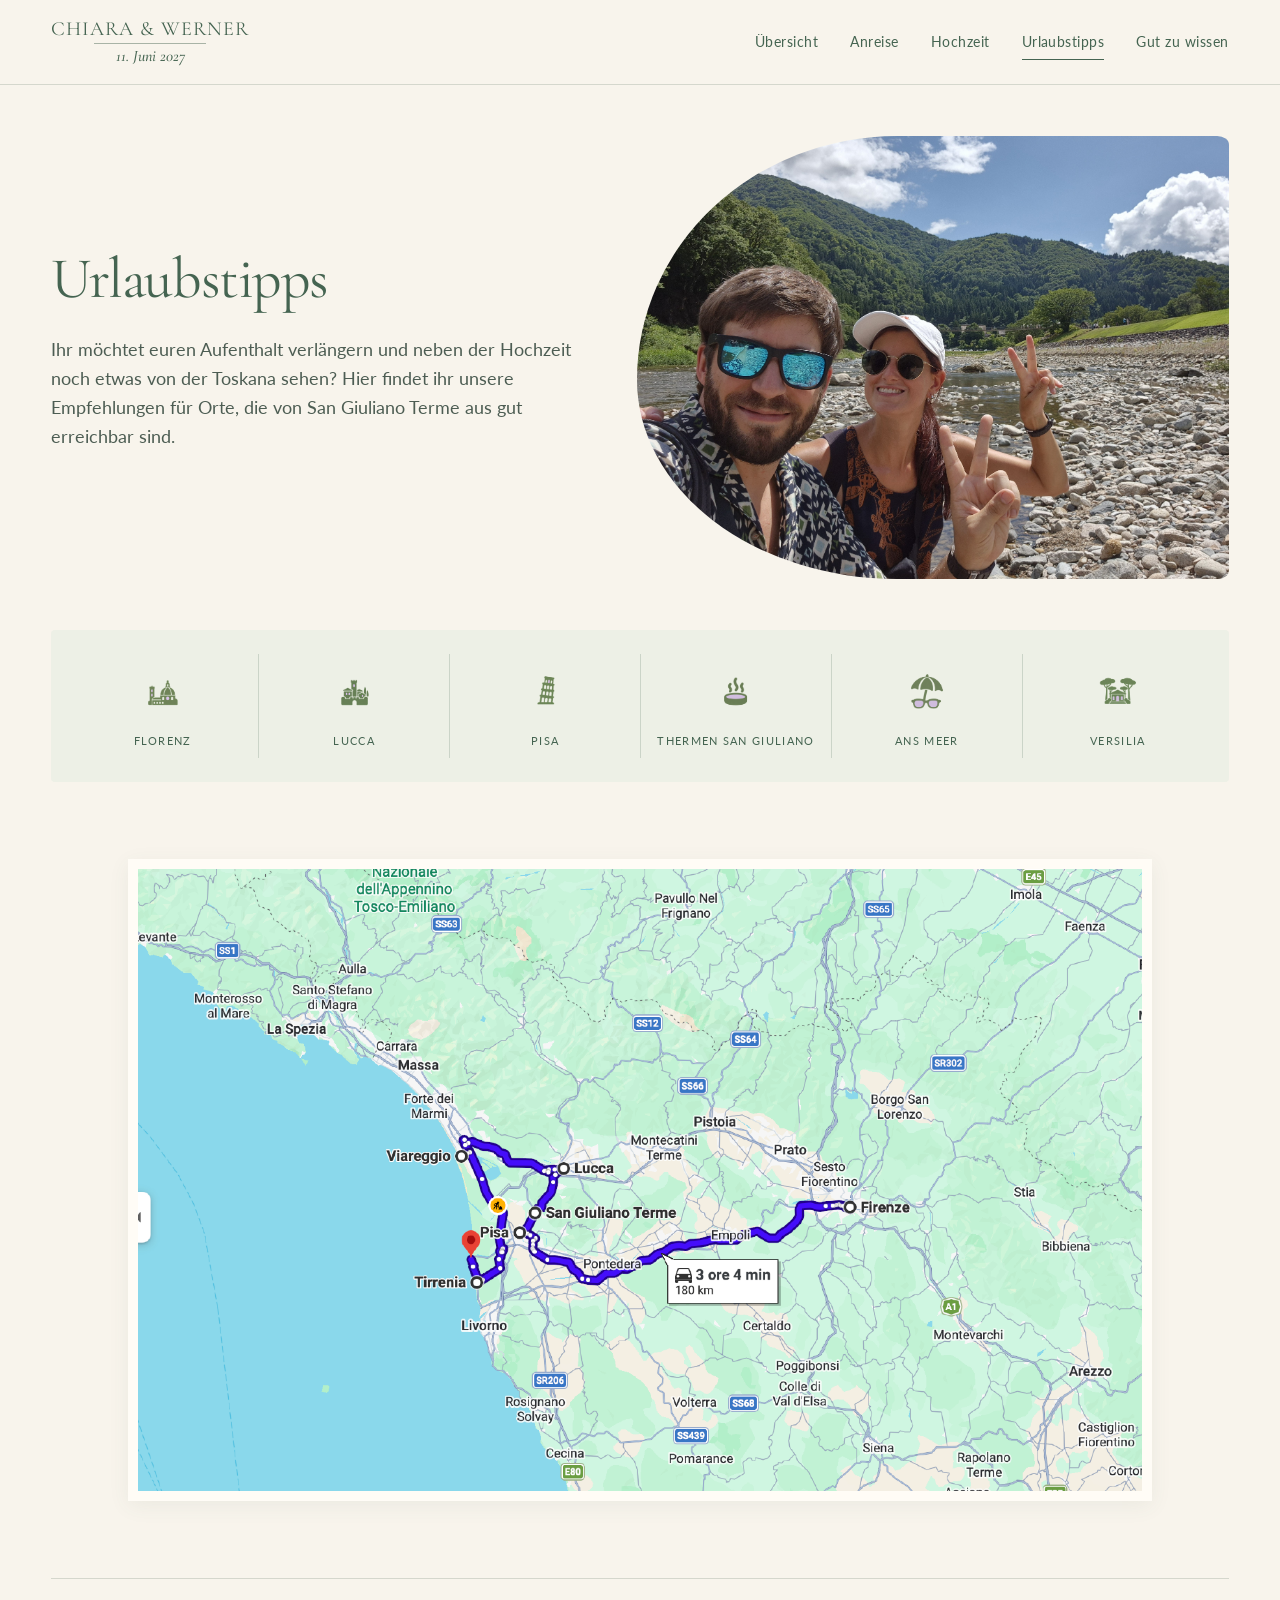
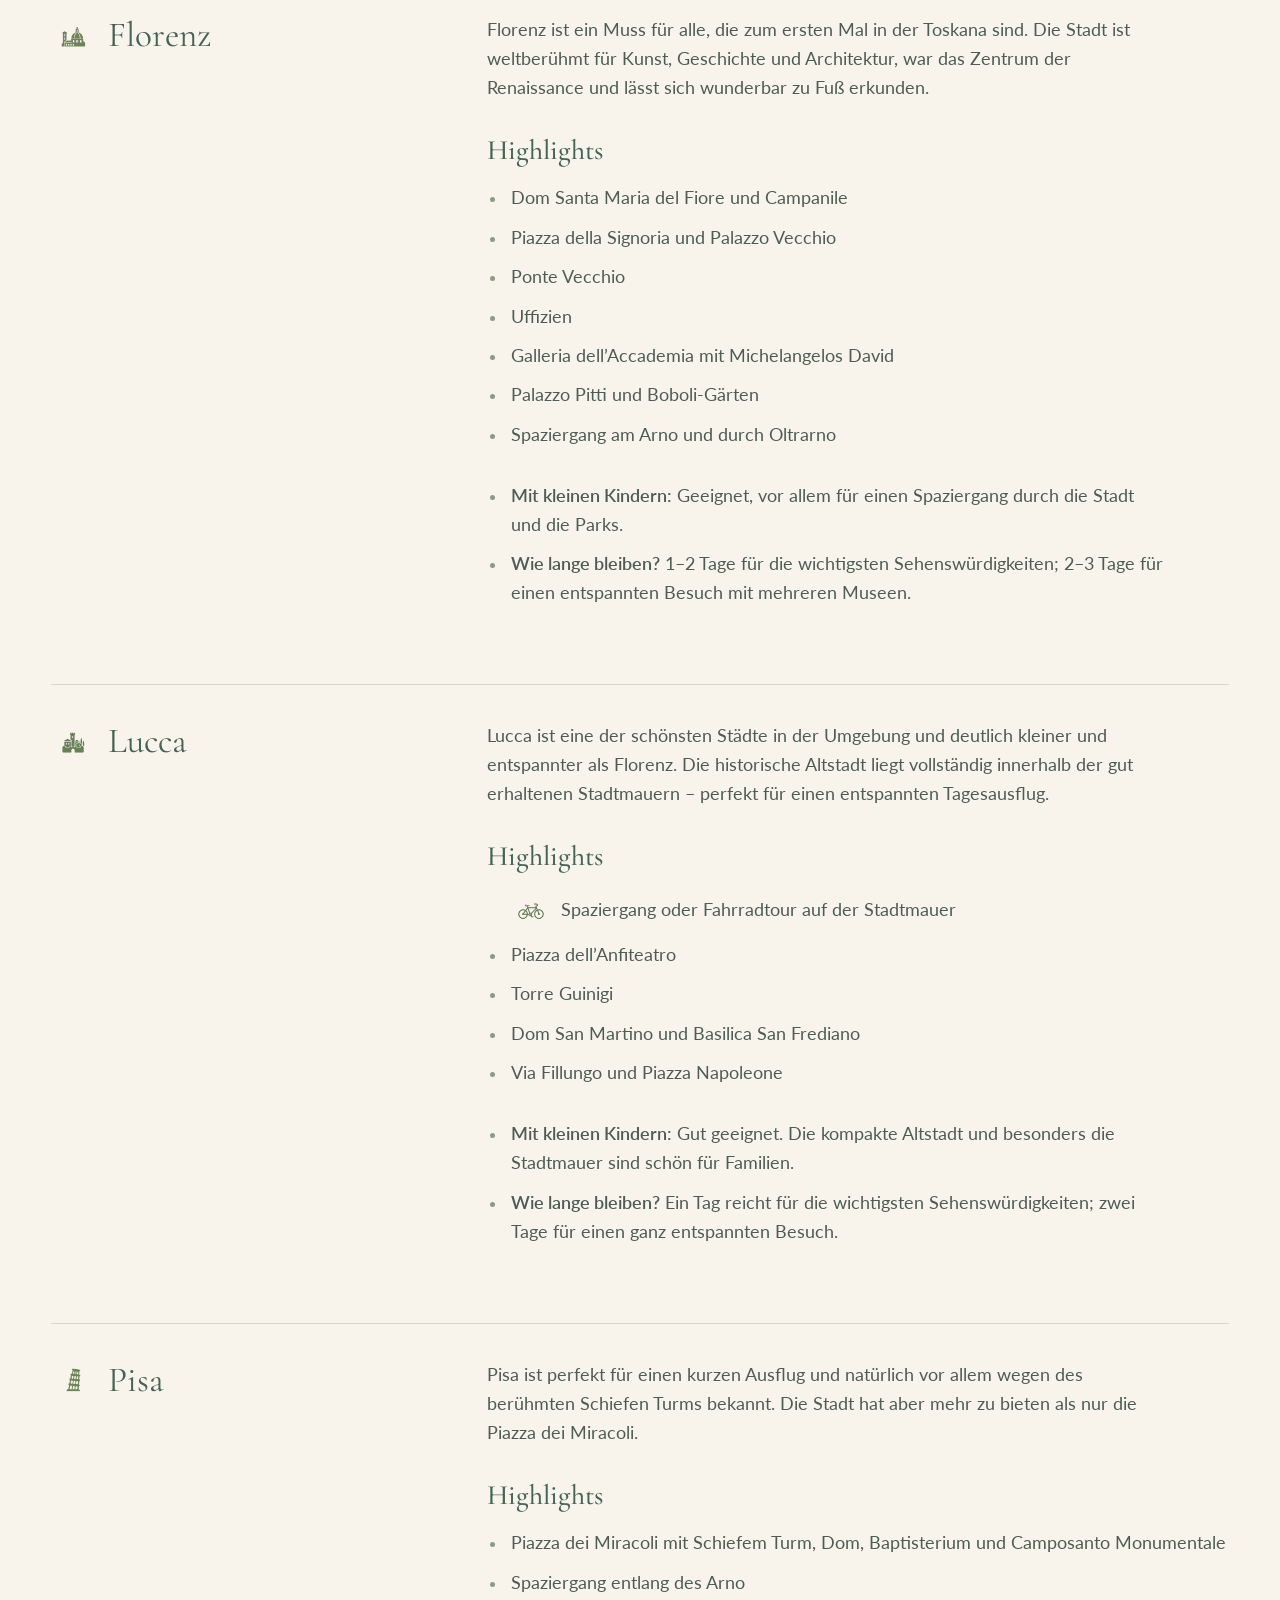
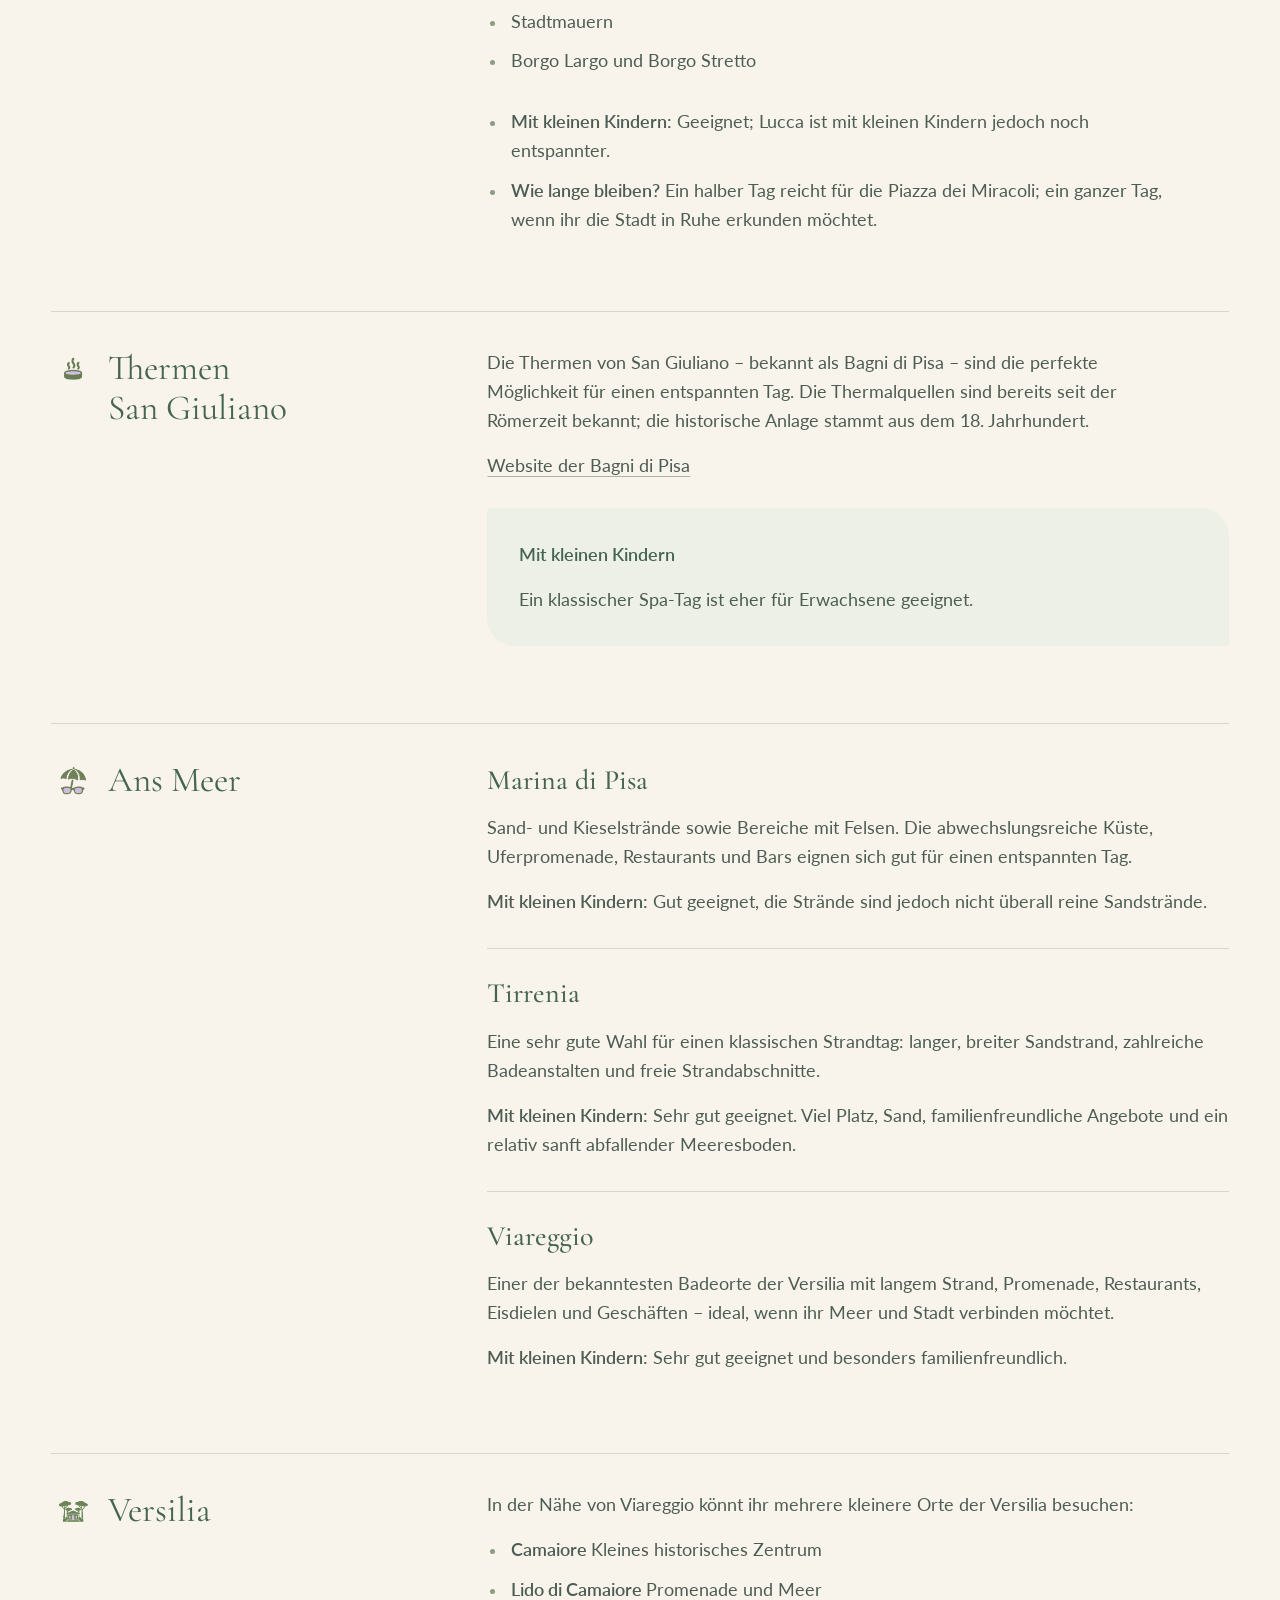
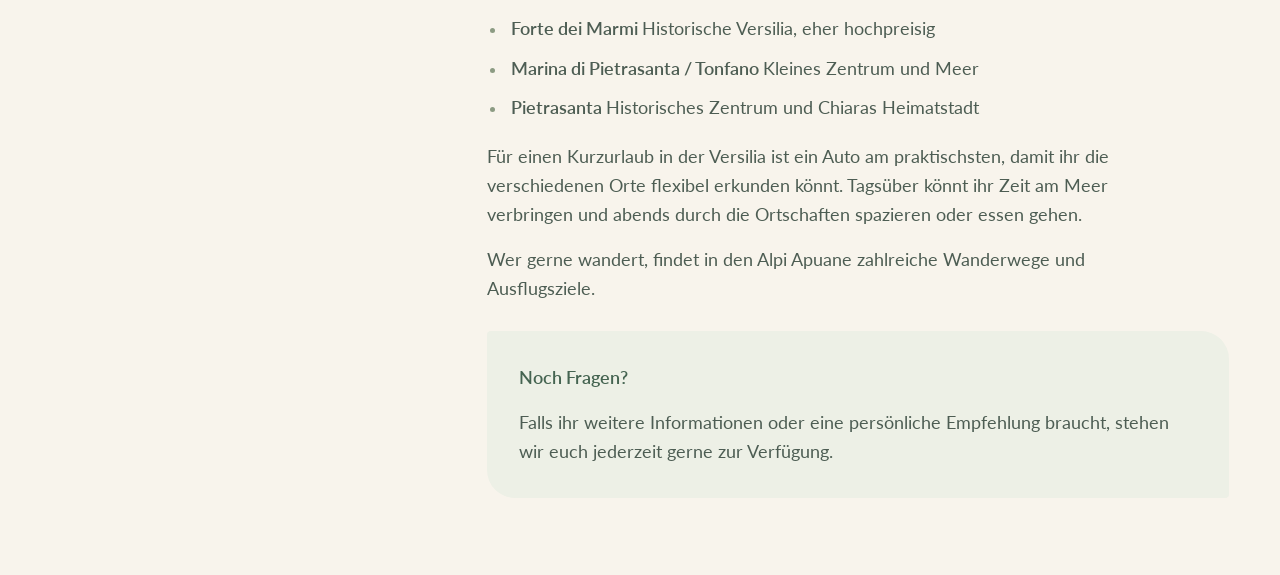
<file: de/urlaub.html>
<!doctype html>
<html lang="de" class="information-document">
<head>
  <meta charset="utf-8">
  <meta name="viewport" content="width=device-width, initial-scale=1">
  <meta name="description" content="Empfehlungen für Ausflüge, Städte, Thermen und Strände rund um San Giuliano Terme.">
  <title>Urlaubstipps | Chiara &amp; Werner</title>

  <link rel="preconnect" href="https://fonts.googleapis.com">
  <link rel="preconnect" href="https://fonts.gstatic.com" crossorigin>
  <link href="https://fonts.googleapis.com/css2?family=Cormorant+Garamond:ital,wght@0,300..700;1,300..700&amp;family=Lato:wght@400;600&amp;display=swap" rel="stylesheet">
  <link rel="stylesheet" href="../assets/css/styles.css">
  <link rel="stylesheet" href="../assets/css/information.css">
  <script src="../assets/js/includes.js" defer></script>
</head>
<body class="information-page">
  <a class="skip-link" href="#main-content">Zum Inhalt springen</a>

  <header class="site-header" data-include="includes/header.html">
    <div class="site-header__inner">
      <div class="mobile-event-details">
        <p class="event-names">Chiara &amp; Werner</p>
        <span class="event-separator" aria-hidden="true"></span>
        <p class="event-date"><time datetime="2027-06-11">11. Juni 2027</time></p>
      </div>
      <nav class="site-nav" aria-label="Hochzeitsinformationen">
        <ul>
          <li><a href="index.html">Übersicht</a></li>
          <li><a href="anreise.html">Anreise</a></li>
          <li><a href="hochzeit.html">Hochzeit</a></li>
          <li><a href="urlaub.html" aria-current="page">Urlaubstipps</a></li>
          <li><a href="wissen.html">Gut zu wissen</a></li>
        </ul>
      </nav>
      <details class="nav-disclosure">
        <summary class="nav-menu-toggle">
          <span class="nav-menu-icon" aria-hidden="true"></span>
          <span class="visually-hidden">Menü</span>
        </summary>
        <nav class="nav-menu__panel" aria-label="Alle Hochzeitsinformationen">
          <ul>
            <li><a href="index.html">Übersicht</a></li>
            <li><a href="anreise.html">Anreise</a></li>
            <li><a href="hochzeit.html">Hochzeit</a></li>
            <li><a href="urlaub.html" aria-current="page">Urlaubstipps</a></li>
            <li><a href="wissen.html">Gut zu wissen</a></li>
          </ul>
        </nav>
      </details>
    </div>
  </header>

  <main id="main-content">
    <header class="page-heading">
      <div class="page-heading__copy">
        <h1 class="page-title">Urlaubstipps</h1>
        <p>Ihr möchtet euren Aufenthalt verlängern und neben der Hochzeit noch etwas von der Toskana sehen? Hier findet ihr unsere Empfehlungen für Orte, die von San Giuliano Terme aus gut erreichbar sind.</p>

      </div>
      <div class="page-heading__visual">
        <img src="../assets/images/urlaubstipps.jpg" alt="" width="1717" height="916" fetchpriority="high">
      </div>
    </header>

    <nav class="section-nav" style="--nav-columns: 6" aria-label="Auf dieser Seite">
      <ul>
        <li><a href="#florenz-heading"><img src="../assets/images/florence_icon.png" alt="" aria-hidden="true" class="info-icon" width="44" height="44" decoding="async"><span>Florenz</span></a></li>
        <li><a href="#lucca-heading"><img src="../assets/images/lucca_icon.png" alt="" aria-hidden="true" class="info-icon" width="44" height="44" decoding="async"><span>Lucca</span></a></li>
        <li><a href="#pisa-heading"><img src="../assets/images/pisa_icon.png" alt="" aria-hidden="true" class="info-icon" width="44" height="44" decoding="async"><span>Pisa</span></a></li>
        <li><a href="#thermen-heading"><img src="../assets/images/terme_icon.png" alt="" aria-hidden="true" class="info-icon" width="44" height="44" decoding="async"><span>Thermen San Giuliano</span></a></li>
        <li><a href="#meer-heading"><img src="../assets/images/vacation_icon.png" alt="" aria-hidden="true" class="info-icon" width="44" height="44" decoding="async"><span>Ans Meer</span></a></li>
        <li><a href="#versilia-heading"><img src="../assets/images/versilia_icon.png" alt="" aria-hidden="true" class="info-icon" width="44" height="44" decoding="async"><span>Versilia</span></a></li>
      </ul>
    </nav>

    <div class="content-shell">

      <img src="../assets/images/route.png" alt="Urlaub Route" class="wedding-image" width="1548" height="959" loading="lazy" decoding="async">


      <section class="content-section editorial-section" aria-labelledby="florenz-heading">
        <div class="section-heading">
          <img src="../assets/images/florence_icon.png" alt="" aria-hidden="true" class="info-icon" width="44" height="44" decoding="async">
          <h2 id="florenz-heading">Florenz</h2>
        </div>
        <div class="section-body">
          <p>Florenz ist ein Muss für alle, die zum ersten Mal in der Toskana sind. Die Stadt ist weltberühmt für Kunst, Geschichte und Architektur, war das Zentrum der Renaissance und lässt sich wunderbar zu Fuß erkunden.</p>
          <div class="info-card">
            <h3>Highlights</h3>
            <ul class="content-list">
              <li>Dom Santa Maria del Fiore und Campanile</li>
              <li>Piazza della Signoria und Palazzo Vecchio</li>
              <li>Ponte Vecchio</li>
              <li>Uffizien</li>
              <li>Galleria dell’Accademia mit Michelangelos David</li>
              <li>Palazzo Pitti und Boboli-Gärten</li>
              <li>Spaziergang am Arno und durch Oltrarno</li>
            </ul>
          </div>
          <ul class="content-list">
            <li><strong>Mit kleinen Kindern:</strong> Geeignet, vor allem für einen Spaziergang durch die Stadt und die Parks.</li>
            <li><strong>Wie lange bleiben?</strong> 1–2 Tage für die wichtigsten Sehenswürdigkeiten; 2–3 Tage für einen entspannten Besuch mit mehreren Museen.</li>
          </ul>
        </div>
      </section>

      <section class="content-section editorial-section" aria-labelledby="lucca-heading">
        <div class="section-heading">
          <img src="../assets/images/lucca_icon.png" alt="" aria-hidden="true" class="info-icon" width="44" height="44" decoding="async">
          <h2 id="lucca-heading">Lucca</h2>
        </div>
        <div class="section-body">
          <p>Lucca ist eine der schönsten Städte in der Umgebung und deutlich kleiner und entspannter als Florenz. Die historische Altstadt liegt vollständig innerhalb der gut erhaltenen Stadtmauern – perfekt für einen entspannten Tagesausflug.</p>
          <div class="info-card">
            <h3>Highlights</h3>
            <ul class="content-list">
              <li class="icon-row"><img src="../assets/images/bicycle_icon.png" alt="" aria-hidden="true" class="info-icon info-icon--small" width="32" height="32" decoding="async"><span>Spaziergang oder Fahrradtour auf der Stadtmauer</span></li>
              <li>Piazza dell’Anfiteatro</li>
              <li>Torre Guinigi</li>
              <li>Dom San Martino und Basilica San Frediano</li>
              <li>Via Fillungo und Piazza Napoleone</li>
            </ul>
          </div>
          <ul class="content-list">
            <li><strong>Mit kleinen Kindern:</strong> Gut geeignet. Die kompakte Altstadt und besonders die Stadtmauer sind schön für Familien.</li>
            <li><strong>Wie lange bleiben?</strong> Ein Tag reicht für die wichtigsten Sehenswürdigkeiten; zwei Tage für einen ganz entspannten Besuch.</li>
          </ul>
        </div>
      </section>

      <section class="content-section editorial-section" aria-labelledby="pisa-heading">
        <div class="section-heading">
          <img src="../assets/images/pisa_icon.png" alt="" aria-hidden="true" class="info-icon" width="44" height="44" decoding="async">
          <h2 id="pisa-heading">Pisa</h2>
        </div>
        <div class="section-body">
          <p>Pisa ist perfekt für einen kurzen Ausflug und natürlich vor allem wegen des berühmten Schiefen Turms bekannt. Die Stadt hat aber mehr zu bieten als nur die Piazza dei Miracoli.</p>
          <div class="info-card">
            <h3>Highlights</h3>
            <ul class="content-list">
              <li>Piazza dei Miracoli mit Schiefem Turm, Dom, Baptisterium und Camposanto Monumentale</li>
              <li>Spaziergang entlang des Arno</li>
              <li>Stadtmauern</li>
              <li>Borgo Largo und Borgo Stretto</li>
            </ul>
          </div>
          <ul class="content-list">
            <li><strong>Mit kleinen Kindern:</strong> Geeignet; Lucca ist mit kleinen Kindern jedoch noch entspannter.</li>
            <li><strong>Wie lange bleiben?</strong> Ein halber Tag reicht für die Piazza dei Miracoli; ein ganzer Tag, wenn ihr die Stadt in Ruhe erkunden möchtet.</li>
          </ul>
        </div>
      </section>

      <section class="content-section editorial-section" aria-labelledby="thermen-heading">
        <div class="section-heading">
          <img src="../assets/images/terme_icon.png" alt="" aria-hidden="true" class="info-icon" width="44" height="44" decoding="async">
          <h2 id="thermen-heading">Thermen San Giuliano</h2>
        </div>
        <div class="section-body">
          <p>Die Thermen von San Giuliano – bekannt als Bagni di Pisa – sind die perfekte Möglichkeit für einen entspannten Tag. Die Thermalquellen sind bereits seit der Römerzeit bekannt; die historische Anlage stammt aus dem 18. Jahrhundert.</p>
          <p><a class="text-link" href="https://terme.bagnidipisa.com/">Website der Bagni di Pisa</a></p>
          <div class="callout">
            <p class="callout__title">Mit kleinen Kindern</p>
            <p>Ein klassischer Spa-Tag ist eher für Erwachsene geeignet.</p>
          </div>
        </div>
      </section>

      <section class="content-section editorial-section" aria-labelledby="meer-heading">
        <div class="section-heading">
          <img src="../assets/images/vacation_icon.png" alt="" aria-hidden="true" class="info-icon" width="44" height="44" decoding="async">
          <h2 id="meer-heading">Ans Meer</h2>
        </div>
        <div class="section-body">
          <article class="info-card">
            <h3>Marina di Pisa</h3>
            <p>Sand- und Kieselstrände sowie Bereiche mit Felsen. Die abwechslungsreiche Küste, Uferpromenade, Restaurants und Bars eignen sich gut für einen entspannten Tag.</p>
            <p><strong>Mit kleinen Kindern:</strong> Gut geeignet, die Strände sind jedoch nicht überall reine Sandstrände.</p>
          </article>
          <article class="info-card">
            <h3>Tirrenia</h3>
            <p>Eine sehr gute Wahl für einen klassischen Strandtag: langer, breiter Sandstrand, zahlreiche Badeanstalten und freie Strandabschnitte.</p>
            <p><strong>Mit kleinen Kindern:</strong> Sehr gut geeignet. Viel Platz, Sand, familienfreundliche Angebote und ein relativ sanft abfallender Meeresboden.</p>
          </article>
          <article class="info-card">
            <h3>Viareggio</h3>
            <p>Einer der bekanntesten Badeorte der Versilia mit langem Strand, Promenade, Restaurants, Eisdielen und Geschäften – ideal, wenn ihr Meer und Stadt verbinden möchtet.</p>
            <p><strong>Mit kleinen Kindern:</strong> Sehr gut geeignet und besonders familienfreundlich.</p>
          </article>
        </div>
      </section>

      <section class="content-section editorial-section" aria-labelledby="versilia-heading">
        <div class="section-heading">
          <img src="../assets/images/versilia_icon.png" alt="" aria-hidden="true" class="info-icon" width="44" height="44" decoding="async">
          <h2 id="versilia-heading">Versilia</h2>
        </div>
        <div class="section-body">
          <p>In der Nähe von Viareggio könnt ihr mehrere kleinere Orte der Versilia besuchen:</p>
          <ul class="content-list">
            <li><strong>Camaiore </strong> Kleines historisches Zentrum</li>
            <li><strong>Lido di Camaiore </strong> Promenade und Meer</li>
            <li><strong>Forte dei Marmi </strong> Historische Versilia, eher hochpreisig</li>
            <li><strong>Marina di Pietrasanta / Tonfano </strong> Kleines Zentrum und Meer</li>
            <li><strong>Pietrasanta </strong> Historisches Zentrum und Chiaras Heimatstadt</li>
          </ul>
          <p>Für einen Kurzurlaub in der Versilia ist ein Auto am praktischsten, damit ihr die verschiedenen Orte flexibel erkunden könnt. Tagsüber könnt ihr Zeit am Meer verbringen und abends durch die Ortschaften spazieren oder essen gehen.</p>
          <p>Wer gerne wandert, findet in den Alpi Apuane zahlreiche Wanderwege und Ausflugsziele.</p>
          <div class="callout">
            <p class="callout__title">Noch Fragen?</p>
            <p>Falls ihr weitere Informationen oder eine persönliche Empfehlung braucht, stehen wir euch jederzeit gerne zur Verfügung.</p>
          </div>
        </div>
      </section>
    </div>
  </main>

</body>
</html>
</file>
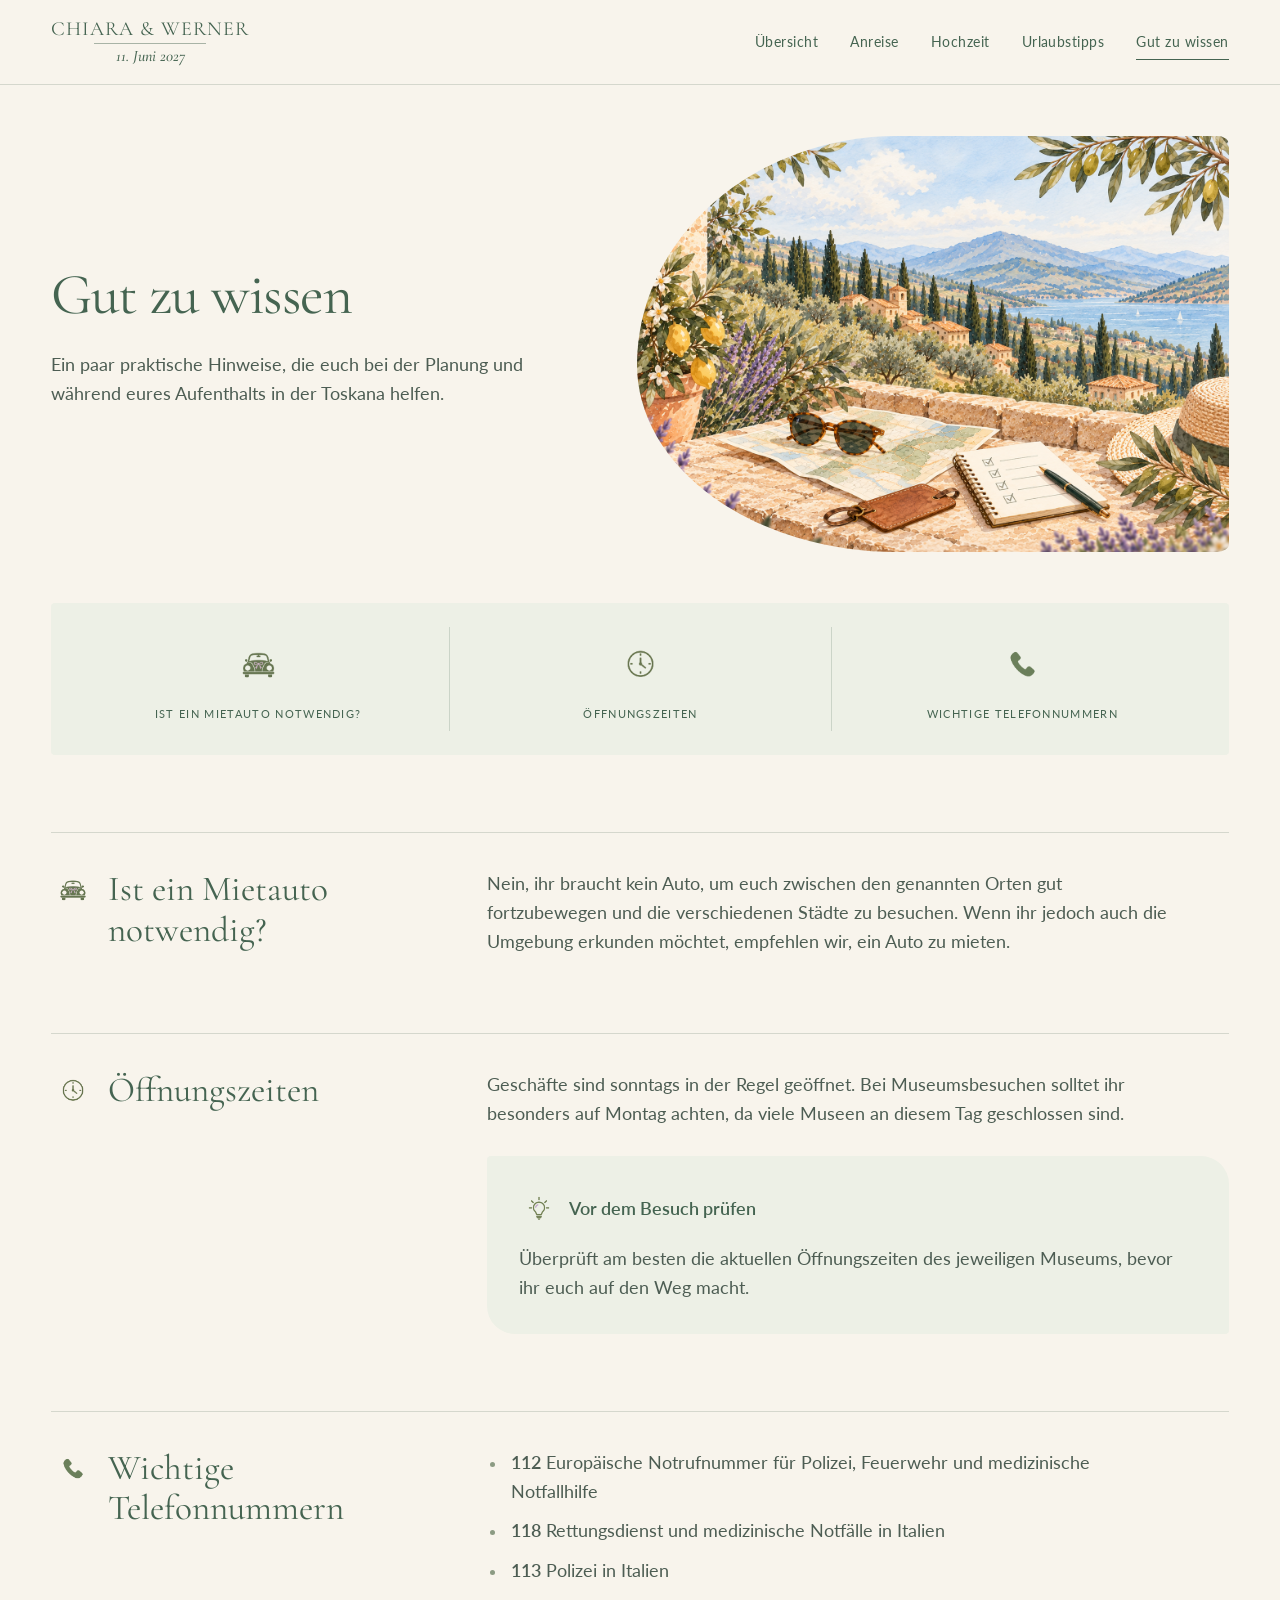
<file: de/wissen.html>
<!doctype html>
<html lang="de" class="information-document">
<head>
  <meta charset="utf-8">
  <meta name="viewport" content="width=device-width, initial-scale=1">
  <meta name="description" content="Nützliche Reiseinformationen für euren Aufenthalt in der Toskana.">
  <title>Gut zu wissen | Chiara &amp; Werner</title>

  <link rel="preconnect" href="https://fonts.googleapis.com">
  <link rel="preconnect" href="https://fonts.gstatic.com" crossorigin>
  <link href="https://fonts.googleapis.com/css2?family=Cormorant+Garamond:ital,wght@0,300..700;1,300..700&amp;family=Lato:wght@400;600&amp;display=swap" rel="stylesheet">
  <link rel="stylesheet" href="../assets/css/styles.css">
  <link rel="stylesheet" href="../assets/css/information.css">
  <script src="../assets/js/includes.js" defer></script>
</head>
<body class="information-page">
  <a class="skip-link" href="#main-content">Zum Inhalt springen</a>

  <header class="site-header" data-include="includes/header.html">
    <div class="site-header__inner">
      <div class="mobile-event-details">
        <p class="event-names">Chiara &amp; Werner</p>
        <span class="event-separator" aria-hidden="true"></span>
        <p class="event-date"><time datetime="2027-06-11">11. Juni 2027</time></p>
      </div>
      <nav class="site-nav" aria-label="Hochzeitsinformationen">
        <ul>
          <li><a href="index.html">Übersicht</a></li>
          <li><a href="anreise.html">Anreise</a></li>
          <li><a href="hochzeit.html">Hochzeit</a></li>
          <li><a href="urlaub.html">Urlaubstipps</a></li>
          <li><a href="wissen.html" aria-current="page">Gut zu wissen</a></li>
        </ul>
      </nav>
      <details class="nav-disclosure">
        <summary class="nav-menu-toggle">
          <span class="nav-menu-icon" aria-hidden="true"></span>
          <span class="visually-hidden">Menü</span>
        </summary>
        <nav class="nav-menu__panel" aria-label="Alle Hochzeitsinformationen">
          <ul>
            <li><a href="index.html">Übersicht</a></li>
            <li><a href="anreise.html">Anreise</a></li>
            <li><a href="hochzeit.html">Hochzeit</a></li>
            <li><a href="urlaub.html">Urlaubstipps</a></li>
            <li><a href="wissen.html" aria-current="page">Gut zu wissen</a></li>
          </ul>
        </nav>
      </details>
    </div>
  </header>

  <main id="main-content">
    <header class="page-heading page-heading--compact">
      <div class="page-heading__copy">
        <h1 class="page-title">Gut zu wissen</h1>
        <p>Ein paar praktische Hinweise, die euch bei der Planung und während eures Aufenthalts in der Toskana helfen.</p>

      </div>
      <div class="page-heading__visual">
        <img src="../assets/images/gutzuwissen1.png" alt="" width="1717" height="916" fetchpriority="high">
      </div>
    </header>

    <nav class="section-nav" style="--nav-columns: 3" aria-label="Auf dieser Seite">
      <ul>
        <li><a href="#mietauto-heading"><img src="../assets/images/car_icon.png" alt="" aria-hidden="true" class="info-icon" width="44" height="44" decoding="async"><span>Ist ein Mietauto notwendig?</span></a></li>
        <li><a href="#oeffnungszeiten-heading"><img src="../assets/images/clock_icon.png" alt="" aria-hidden="true" class="info-icon" width="44" height="44" decoding="async"><span>Öffnungszeiten</span></a></li>
        <li><a href="#telefonnummern-heading"><img src="../assets/images/phone_icon.png" alt="" aria-hidden="true" class="info-icon" width="44" height="44" decoding="async"><span>Wichtige Telefonnummern</span></a></li>
      </ul>
    </nav>

    <div class="content-shell">


      <section class="content-section editorial-section" aria-labelledby="mietauto-heading">
        <div class="section-heading">
          <img src="../assets/images/car_icon.png" alt="" aria-hidden="true" class="info-icon" width="44" height="44" decoding="async">
          <h2 id="mietauto-heading">Ist ein Mietauto notwendig?</h2>
        </div>
        <div class="section-body">
          <p>Nein, ihr braucht kein Auto, um euch zwischen den genannten Orten gut fortzubewegen und die verschiedenen Städte zu besuchen. Wenn ihr jedoch auch die Umgebung erkunden möchtet, empfehlen wir, ein Auto zu mieten.</p>
        </div>
      </section>

      <section class="content-section editorial-section" aria-labelledby="oeffnungszeiten-heading">
        <div class="section-heading">
          <img src="../assets/images/clock_icon.png" alt="" aria-hidden="true" class="info-icon" width="44" height="44" decoding="async">
          <h2 id="oeffnungszeiten-heading">Öffnungszeiten</h2>
        </div>
        <div class="section-body">
          <p>Geschäfte sind sonntags in der Regel geöffnet. Bei Museumsbesuchen solltet ihr besonders auf Montag achten, da viele Museen an diesem Tag geschlossen sind.</p>
          <div class="callout">
            <p class="callout__title icon-row"><img src="../assets/images/builb_icon.png" alt="" aria-hidden="true" class="info-icon info-icon--small" width="32" height="32" decoding="async"><span>Vor dem Besuch prüfen</span></p>
            <p>Überprüft am besten die aktuellen Öffnungszeiten des jeweiligen Museums, bevor ihr euch auf den Weg macht.</p>
          </div>
        </div>
      </section>

      <section class="content-section editorial-section" aria-labelledby="telefonnummern-heading">
        <div class="section-heading">
          <img src="../assets/images/phone_icon.png" alt="" aria-hidden="true" class="info-icon" width="44" height="44" decoding="async">
          <h2 id="telefonnummern-heading">Wichtige Telefonnummern</h2>
        </div>
        <div class="section-body">
          <ul class="content-list">
            <li><strong>112</strong> Europäische Notrufnummer für Polizei, Feuerwehr und medizinische Notfallhilfe</li>
            <li><strong>118</strong> Rettungsdienst und medizinische Notfälle in Italien</li>
            <li><strong>113</strong> Polizei in Italien</li>
          </ul>
        </div>
      </section>
    </div>
  </main>

</body>
</html>
</file>
<file: assets/css/styles.css>
@font-face {
  font-family: "Adventures Unlimited Script";
  src: url("../fonts/AdventuresUnlimited-ScriptRg.woff2") format("woff2");
  font-display: swap;
  font-style: normal;
  font-weight: 400;
}

:root {
  --color-text: #fffdf8;
  --color-background: #3f493d;
  --color-accent: #7a7d63;
  --color-button: rgba(255, 253, 248, 0.14);
  --color-button-hover: rgba(255, 253, 248, 0.28);
  --color-page-background: #fafaf7;
  --color-navigation: #49624a;
  --color-navigation-active: #304b33;
  --color-navigation-hover: #3e5740;
  --color-heading: #49624a;
  --color-copy: #303a32;
  --color-page-surface: #eff3ec;
  --font-body: "Cormorant Garamond", Georgia, serif;
  --font-script: "Adventures Unlimited Script", cursive;
  --content-width: 56rem;
  --page-width: 60rem;
  --max-size-save-the-date: 5rem;
  --max-size-names: 4.5rem;
  --max-size-event-detail: 2.5rem;
  --max-size-control: 1.15rem;
}

*,
*::before,
*::after {
  box-sizing: border-box;
}

html {
  min-width: 20rem;
  color-scheme: dark;
  font-size: 100%;
}

body {
  margin: 0;
  background: var(--color-background);
  color: var(--color-text);
  font-family: var(--font-body);
  text-align: center;
}

.hero {
  position: relative;
  display: grid;
  min-height: 100vh;
  min-height: 100svh;
  place-items: center;
  overflow-x: hidden;
  padding: 1.25rem;
  background: url("../images/tuscany.jpg") center / cover no-repeat;
}

.event-card {
  container-type: inline-size;
  width: 100%;
  max-width: var(--content-width);
  transform: translateY(-7vh);
}

.save-the-date,
.names,
.date,
.location {
  margin-block: 0;
}

.save-the-date {
  color: var(--color-accent);
  font-family: var(--font-script);
  font-size: min(var(--max-size-save-the-date), 18cqi);
  font-weight: 400;
  line-height: 0.95;
  white-space: nowrap;
}

.names {
  color: var(--color-accent);
  margin-top: 2rem;
  font-size: min(var(--max-size-names), 10cqi);
  font-weight: 400;
  letter-spacing: 0.05em;
  line-height: 1.05;
  text-transform: uppercase;
  white-space: nowrap;
}

.separator {
  width: 80%;
  max-width: 34rem;
  height: 1px;
  margin: 2rem auto;
}

.date,
.location {
  font-size: var(--max-size-event-detail);
  font-style: italic;
  font-weight: 500;
  line-height: 1.1;
}

.date {
  white-space: nowrap;
}

.location {
  max-width: 100%;
  margin: 1rem auto 0;
  /* Match the date size, but shrink if the one-line location needs more room. */
  font-size: min(var(--max-size-event-detail), 5.1cqi);
  white-space: nowrap;
}

.language-selection {
  display: flex;
  flex-wrap: wrap;
  justify-content: center;
  gap: 0.875rem;
  margin-top: 3rem;
}

.language-link {
  display: inline-grid;
  width: 7.25rem;
  min-height: 2.75rem;
  place-items: center;
  padding: 0.5rem 0.875rem;
  border: 1px solid rgba(255, 253, 248, 0.86);
  border-radius: 999px;
  background: var(--color-button);
  color: inherit;
  font-family: var(--font-body);
  font-size: var(--max-size-control);
  font-weight: 500;
  letter-spacing: 0.03em;
  line-height: 1.2;
  text-align: center;
  text-decoration: none;
  transition: background-color 160ms ease, color 160ms ease, transform 160ms ease;
}

.language-link:hover {
  background: var(--color-button-hover);
  transform: translateY(-1px);
}

.language-link:focus-visible {
  outline: 0.2rem solid var(--color-text);
  outline-offset: 0.25rem;
}

.coming-soon {
  width: 100%;
  max-width: 34rem;
  margin: 0;
  padding: 1.25rem 1.5rem;
  border: 1px solid rgba(255, 253, 248, 0.35);
  border-radius: 1rem;
  background: rgba(31, 36, 28, 0.62);
  font-size: 2rem;
  font-weight: 500;
  line-height: 1.35;
}

.visually-hidden {
  position: absolute;
  width: 1px;
  height: 1px;
  padding: 0;
  margin: -1px;
  overflow: hidden;
  clip: rect(0, 0, 0, 0);
  white-space: nowrap;
  border: 0;
}

@media (prefers-reduced-motion: reduce) {
  .language-link { transition: none; }
}
</file>
<file: assets/css/information.css>
/* German information pages. The invitation and Italian landing page use styles.css. */
.information-document { min-width: 0; }

.information-page {
  --color-page-background: #f8f4ec;
  --color-page-surface: #edf0e6;
  --color-page-lilac: #f0eaf1;
  --color-heading: #456451;
  --color-copy: #4d5d53;
  --color-soft: #677368;
  --color-line: rgba(69, 100, 81, 0.2);
  --color-lilac: #796785;
  --font-heading: "Cormorant Garamond", Georgia, serif;
  --font-copy: "Lato", "Segoe UI", sans-serif;
  --page-width: 80rem;
  --page-gutter: clamp(1.25rem, 4vw, 4rem);
  --section-space: clamp(3rem, 6vw, 6rem);
  display: flex;
  min-height: 100vh;
  min-height: 100svh;
  flex-direction: column;
  background: var(--color-page-background);
  color: var(--color-copy);
  color-scheme: light;
  font-family: var(--font-copy);
  font-size: clamp(1rem, 0.94rem + 0.2vw, 1.125rem);
  font-weight: 400;
  line-height: 1.65;
  text-align: left;
}

.information-page > main {
  width: min(calc(100% - 2 * var(--page-gutter)), var(--page-width));
  margin-inline: auto;
  padding-block: clamp(2rem, 4vw, 3.75rem) var(--section-space);
  flex: 1;
}

.information-page [id] { scroll-margin-top: 7rem; }
.information-page a { color: inherit; }
.information-page strong, .route { font-weight: 600; }
.information-page :focus-visible {
  outline: 2px solid var(--color-heading);
  outline-offset: 5px;
}

.skip-link {
  position: fixed;
  z-index: 20;
  top: 0.75rem;
  left: 0.75rem;
  padding: 0.65rem 1rem;
  border-radius: 2rem;
  background: var(--color-heading);
  transform: translateY(-200%);
}
.information-page .skip-link { color: #fffdf8; }
.skip-link:focus { transform: translateY(0); }

/* Ivory, green type, and a fine rule frame the navigation. */
.site-header {
  position: sticky;
  z-index: 10;
  top: 0;
  border-bottom: 1px solid var(--color-line);
  background: var(--color-page-background);
  color: var(--color-heading);
}
.site-header__inner {
  position: relative;
  display: flex;
  width: min(calc(100% - 2 * var(--page-gutter)), var(--page-width));
  min-height: 5.25rem;
  margin-inline: auto;
  align-items: center;
  justify-content: space-between;
  gap: 2rem;
}
.mobile-event-details {
  display: grid;
  justify-items: center;
  gap: 0.25rem;
  color: var(--color-heading);
  font-family: var(--font-heading);
}
.event-names, .event-date { margin: 0; }
.event-names {
  font-size: 1.25rem;
  font-weight: 400;
  letter-spacing: 0.05em;
  line-height: 1;
  text-transform: uppercase;
}
.event-separator {
  width: min(7rem, 32vw);
  height: 1px;
  background: currentColor;
  opacity: 0.45;
}
.event-date {
  font-size: 1rem;
  font-style: italic;
  font-weight: 500;
  line-height: 1.1;
}
.site-header ul { margin: 0; padding: 0; list-style: none; }
.site-nav ul { display: flex; align-items: center; gap: clamp(1.25rem, 2.5vw, 2.75rem); }
.site-header nav a {
  position: relative;
  display: flex;
  min-height: 2.75rem;
  align-items: center;
  padding-block: 0.6rem;
  font-size: 0.875rem;
  font-weight: 400;
  letter-spacing: 0.035em;
  text-decoration: none;
  transition: color 180ms ease;
}
.site-header nav a::after {
  position: absolute;
  right: 0;
  bottom: 0.25rem;
  left: 0;
  height: 1px;
  background: currentColor;
  content: "";
  transform: scaleX(0);
  transition: transform 180ms ease;
}
.site-header nav a:hover { color: var(--color-lilac); }
.site-header nav a:hover::after, .site-header nav a[aria-current="page"]::after { transform: scaleX(1); }
.nav-disclosure { display: none; }
.nav-menu-toggle {
  display: grid;
  width: 2.875rem;
  height: 2.875rem;
  place-items: center;
  border: 1px solid var(--color-line);
  border-radius: 50%;
  cursor: pointer;
  list-style: none;
}
.nav-menu-toggle::-webkit-details-marker { display: none; }
.nav-menu-icon {
  width: 1.1rem;
  height: 1px;
  background: currentColor;
  box-shadow: 0 -0.3rem currentColor, 0 0.3rem currentColor;
}
.nav-menu-toggle:hover, .nav-disclosure[open] .nav-menu-toggle { background: var(--color-page-surface); }
.nav-menu__panel {
  position: absolute;
  top: calc(100% - 1px);
  right: 0;
  width: min(21rem, calc(100vw - 2 * var(--page-gutter)));
  padding: 1rem 1.5rem;
  border: 1px solid var(--color-line);
  border-radius: 0 0 0.75rem 0.75rem;
  background: var(--color-page-background);
  box-shadow: 0 0.75rem 1.5rem rgba(69, 100, 81, 0.06);
}
.nav-menu__panel li + li { border-top: 1px solid var(--color-line); }
.site-header .nav-menu__panel a { min-height: 3rem; }
.nav-menu__panel a[aria-current="page"] { font-weight: 600; }

.page-heading {
  position: relative;
  display: grid;
  grid-template-columns: 0.95fr 1.05fr;
  min-height: 27rem;
  align-items: center;
  gap: clamp(2rem, 4vw, 4.5rem);
  isolation: isolate;
}
.page-heading__copy { padding-block: 2rem 3rem; }
.page-title {
  margin: 0 0 1.5rem;
  color: var(--color-heading);
  font-family: var(--font-heading);
  font-size: clamp(2.75rem, 3.9vw + 0.5rem, 4rem);
  font-weight: 400;
  letter-spacing: -0.025em;
  line-height: 1.08;
  text-wrap: balance;
}
.page-heading__copy > p { max-width: 33rem; margin: 0; }
.page-heading__visual { position: relative; align-self: stretch; min-width: 0; }
.page-heading__visual > img {
  display: block;
  width: 100%;
  height: 100%;
  min-height: 27rem;
  max-height: 34rem;
  border-radius: 44% 2% 2% 44% / 55% 2% 2% 45%;
  object-fit: cover;
  object-position: 63% center;
}
.page-heading--compact { min-height: 23rem; }
.page-heading--compact .page-heading__visual > img { min-height: 23rem; max-height: 26rem; }
.hero-actions { display: flex; flex-wrap: wrap; gap: 0.75rem; margin-top: 2rem; }
.information-page .button {
  display: inline-flex;
  min-height: 2.875rem;
  align-items: center;
  justify-content: center;
  padding: 0.75rem 1.75rem;
  border: 1px solid var(--color-heading);
  border-radius: 3rem;
  background: var(--color-heading);
  color: #fffdf8;
  font-size: 0.6875rem;
  letter-spacing: 0.15em;
  line-height: 1.5;
  text-align: center;
  text-decoration: none;
  text-transform: uppercase;
  transition: background-color 180ms ease, transform 180ms ease;
}
.information-page .button--secondary { border-color: #b0a0b6; background: transparent; color: var(--color-lilac); }
.button:hover { background: #385343; transform: translateY(-1px); }
.information-page .button--secondary:hover { background: var(--color-page-lilac); }

/* Quiet information strips double as a table of contents for longer pages. */
.section-nav {
  margin-block: clamp(2.5rem, 4vw, 4rem) var(--section-space);
  padding: 1.5rem 1rem;
  border-radius: 0.25rem;
  background: var(--color-page-surface);
}
.section-nav ul {
  display: grid;
  grid-template-columns: repeat(var(--nav-columns, 4), minmax(0, 1fr));
  margin: 0;
  padding: 0;
  list-style: none;
}
.section-nav li + li { border-left: 1px solid var(--color-line); }
.section-nav a {
  display: flex;
  height: 100%;
  min-height: 6.5rem;
  flex-direction: column;
  align-items: center;
  justify-content: center;
  gap: 0.875rem;
  padding: 0.5rem 0.875rem;
  color: var(--color-heading);
  font-size: 0.6875rem;
  letter-spacing: 0.12em;
  line-height: 1.6;
  text-align: center;
  text-decoration: none;
  text-transform: uppercase;
  transition: color 180ms ease;
}
.section-nav a:hover { color: var(--color-lilac); }
.section-nav svg { width: 3.4375rem; height: 3.4375rem; padding: 0.625rem; flex-shrink: 0; }

/* Custom PNGs keep their original proportions and transparent backgrounds. */
.info-icon {
  display: block;
  width: 3.4375rem;
  height: 3.4375rem;
  object-fit: contain;
  flex: 0 0 auto;
}
.info-icon--small { width: 2.5rem; height: 2.5rem; }
.section-heading {
  display: flex;
  align-items: flex-start;
  gap: 0.35em;
  font-size: clamp(2rem, 2.75vw, 2.75rem);
}
.section-heading > .info-icon {
  width: 1.25em;
  height: 1.25em;
  margin-top: -0.05em;
}
.content-section .section-heading > h2 { min-width: 0; font-size: inherit; }
.icon-row { display: flex; align-items: center; gap: 0.625rem; }
.icon-row > span { min-width: 0; }

.content-shell p { margin: 0 0 1rem; }
.content-section { margin-top: var(--section-space); }
.content-section:first-child { margin-top: 0; }
.content-shell > :last-child, .section-body > :last-child, .info-card > :last-child, .callout > :last-child { margin-bottom: 0; }
.content-section h2 {
  margin: 0;
  color: var(--color-heading);
  font-family: var(--font-heading);
  font-size: clamp(2rem, 2.75vw, 2.75rem);
  font-weight: 400;
  line-height: 1.15;
  text-wrap: balance;
}
.content-section h3 {
  margin: 0 0 1rem;
  color: var(--color-heading);
  font-family: var(--font-heading);
  font-size: 1.75rem;
  font-weight: 500;
  line-height: 1.2;
}
.editorial-section {
  display: grid;
  grid-template-columns: minmax(0, 0.8fr) minmax(0, 1.65fr);
  gap: clamp(2rem, 6vw, 6rem);
  padding-top: 2.25rem;
  border-top: 1px solid var(--color-line);
}
.section-body { min-width: 0; max-width: 47rem; }
.section-body > p, .section-body > ul { max-width: 68ch; }
.info-card { margin-block: 1.75rem; padding-block: 0.25rem; }
.info-card:first-child { margin-top: 0; }
.info-card + .info-card { padding-top: 1.75rem; border-top: 1px solid var(--color-line); }
.callout {
  margin-block: 1.75rem;
  padding: clamp(1.25rem, 2.5vw, 2rem);
  border-radius: 0.25rem 1.75rem 0.25rem 1.75rem;
  background: var(--color-page-surface);
}
.callout__title { color: var(--color-heading); font-weight: 600; }
.content-list { margin: 0 0 1.25rem; padding-left: 1.15rem; }
.content-list li { padding-left: 0.3rem; }
.content-list li + li { margin-top: 0.65rem; }
.content-list li::marker { color: #8c9b83; font-size: 0.8em; }
.text-link { text-decoration-color: #abb5a6; text-decoration-thickness: 1px; text-underline-offset: 0.22em; }
.text-link:hover { color: var(--color-lilac); text-decoration-color: currentColor; }
.content-section address { margin: 0 0 1.5rem; font-style: normal; line-height: 1.8; }
.intro-note { max-width: 58rem; margin: 0 auto var(--section-space); padding-left: 1.75rem; border-left: 1px solid #b0a0b6; }
.intro-note p { margin: 0; }
.wedding-image {
  display: block;
  width: min(100%, 64rem);
  height: auto;
  margin: 0 auto var(--section-space);
  border: 0.625rem solid #fffcf6;
  box-shadow: 0 0.3rem 1.25rem rgba(69, 100, 81, 0.07);
}
.welcome-section { display: grid; grid-template-columns: 0.85fr 1.15fr; align-items: center; gap: clamp(2.5rem, 6vw, 6rem); margin-block: var(--section-space); }
.welcome-section__photo { min-width: 0; }
.welcome-section__photo img {
  display: block;
  width: 100%;
  height: auto;
  aspect-ratio: 1.4;
  border: 0.65rem solid #fffcf6;
  object-fit: cover;
  object-position: left center;
  box-shadow: 0 0.3rem 1.25rem rgba(69, 100, 81, 0.07);
  transform: rotate(-2deg);
}
.welcome-section__copy p { margin: 0 0 1.5rem; }
.welcome-section__copy > :last-child { margin-bottom: 0; }
.rsvp-banner {
  position: relative;
  display: grid;
  grid-template-columns: 1.25fr 1fr;
  align-items: center;
  gap: clamp(2rem, 5vw, 5rem);
  overflow: hidden;
  margin-block: var(--section-space);
  padding: clamp(2rem, 5vw, 4.5rem);
  border-radius: 0.25rem 3rem 0.25rem 3rem;
  background: var(--color-page-lilac);
}
.rsvp-banner p { margin: 0; }
.rsvp-banner__deadline strong { color: var(--color-heading); white-space: nowrap; }
.rsvp-banner__closing { padding-left: clamp(2rem, 4vw, 4rem); border-left: 1px solid #cdc1d1; }
.rsvp-banner__closing > p:first-child { margin-bottom: 0.75rem; color: var(--color-heading); font-family: var(--font-heading); font-size: clamp(1.75rem, 2.6vw, 2.5rem); font-style: italic; line-height: 1.2; }
.rsvp-banner__closing strong { font-weight: 400; }
.update-section .content-list { list-style: none; padding-left: 0; }
.update-section .content-list li { padding-left: 0; }
.update-section strong { display: block; margin-bottom: 0.5rem; color: var(--color-soft); font-size: 0.75rem; letter-spacing: 0.12em; }

@media (max-width: 68.749rem) {
  .site-nav { display: none; }
  .site-header__inner {
    display: grid;
    grid-template-columns: minmax(0, 1fr) auto minmax(0, 1fr);
    gap: 0.5rem;
  }
  .mobile-event-details { grid-column: 2; text-align: center; }
  .nav-disclosure { display: block; grid-column: 3; justify-self: end; }
  .section-nav ul { grid-template-columns: repeat(3, minmax(0, 1fr)); }
  .section-nav li:nth-child(3n + 1) { border-left: 0; }
  .section-nav li:nth-child(n + 4) { border-top: 1px solid var(--color-line); }
  .section-nav--four ul { grid-template-columns: repeat(4, minmax(0, 1fr)); }
  .section-nav--four li:nth-child(4) { border-top: 0; border-left: 1px solid var(--color-line); }
  .page-heading { min-height: 24rem; gap: 2rem; }
  .page-heading__visual > img { min-height: 24rem; }
  .editorial-section { grid-template-columns: minmax(0, 0.8fr) minmax(0, 1.65fr); gap: 2.5rem; }
}
@media (max-width: 47.999rem) {
  .info-icon, .section-nav svg { width: 2.8125rem; height: 2.8125rem; }
  .info-icon--small { width: 2.5rem; height: 2.5rem; }
  .site-header__inner { min-height: 4.5rem; }
  .information-page [id] { scroll-margin-top: 6rem; }
  .page-heading { grid-template-columns: minmax(0, 1fr); gap: 1.75rem; }
  .page-heading__copy { padding-block: 0.5rem 0; }
  .page-title { max-width: 13ch; margin-bottom: 1.25rem; font-size: clamp(2.5rem, 7.5vw, 3.5rem); }
  .page-heading__visual > img, .page-heading--compact .page-heading__visual > img {
    height: auto;
    min-height: 0;
    max-height: none;
    aspect-ratio: 1.65;
    border-radius: 28% 2% 2% 2% / 45% 2% 2% 2%;
    object-position: center;
  }
  .section-nav { padding: 0.75rem; }
  .section-nav ul, .section-nav--four ul { grid-template-columns: repeat(2, minmax(0, 1fr)); }
  .section-nav li + li { border-left: 0; }
  .section-nav li:nth-child(even) { border-left: 1px solid var(--color-line); }
  .section-nav li:nth-child(n + 3) { border-top: 1px solid var(--color-line); }
  .section-nav li:last-child:nth-child(odd) { grid-column: 1 / -1; }
  .section-nav a { min-height: 6rem; font-size: 0.625rem; letter-spacing: 0.09em; }
  .editorial-section { grid-template-columns: minmax(0, 1fr); gap: 1.5rem; padding-top: 1.75rem; }
  .content-section h2 { max-width: 20ch; }
  .intro-note { padding-left: 1.25rem; }
  .welcome-section { grid-template-columns: minmax(0, 1fr); gap: 2rem; }
  .welcome-section__photo { padding: 0.375rem; }
  .welcome-section__photo img { max-height: 22rem; transform: rotate(-1deg); }
  .rsvp-banner { grid-template-columns: minmax(0, 1fr); gap: 2rem; }
  .rsvp-banner__closing { padding: 1.75rem 0 0; border-top: 1px solid #cdc1d1; border-left: 0; }
  .wedding-image { border-width: 0.375rem; }
}
@media (max-width: 23rem) {
  .hero-actions { flex-direction: column; }
  .hero-actions .button { width: 100%; }
  .event-names { font-size: 1.125rem; }
  .section-nav a { padding-inline: 0.375rem; letter-spacing: 0.04em; }
}
@media (prefers-reduced-motion: reduce) {
  .information-page *, .information-page *::after { transition: none !important; }
}
</file>
